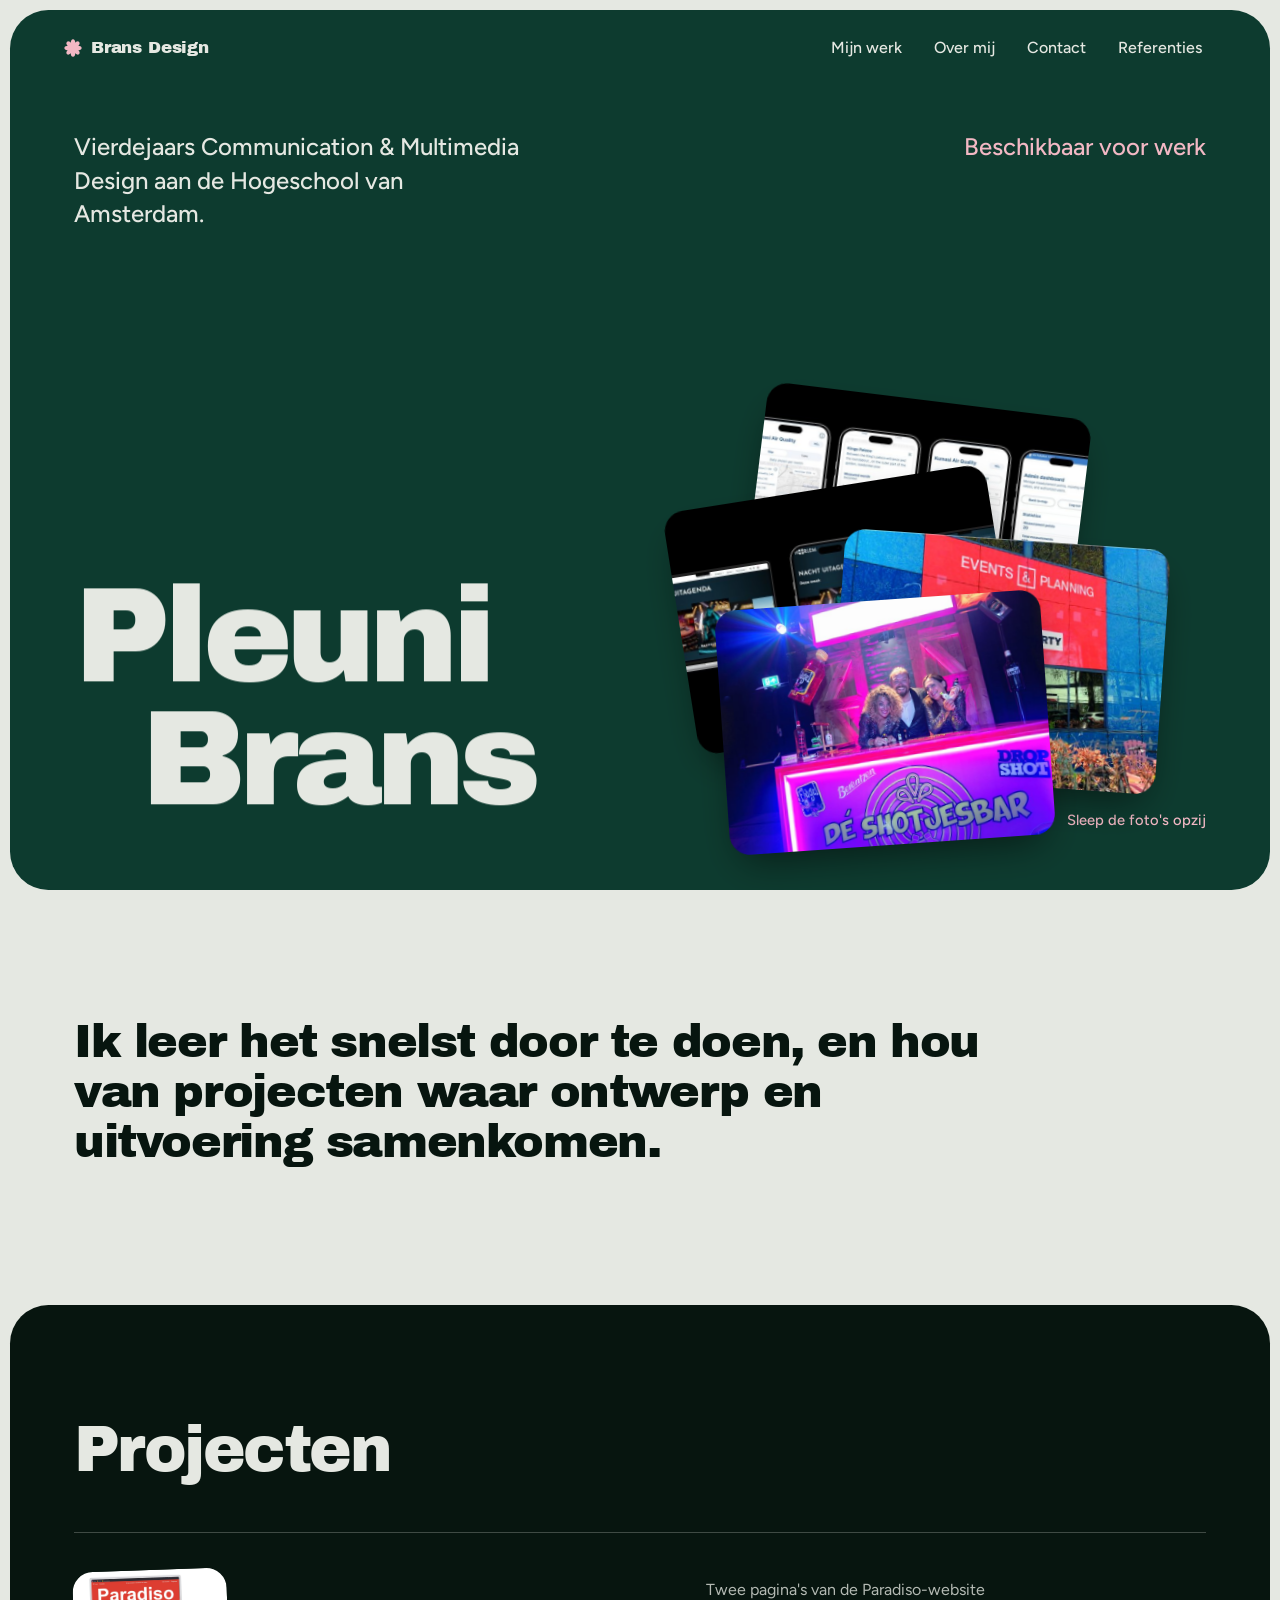
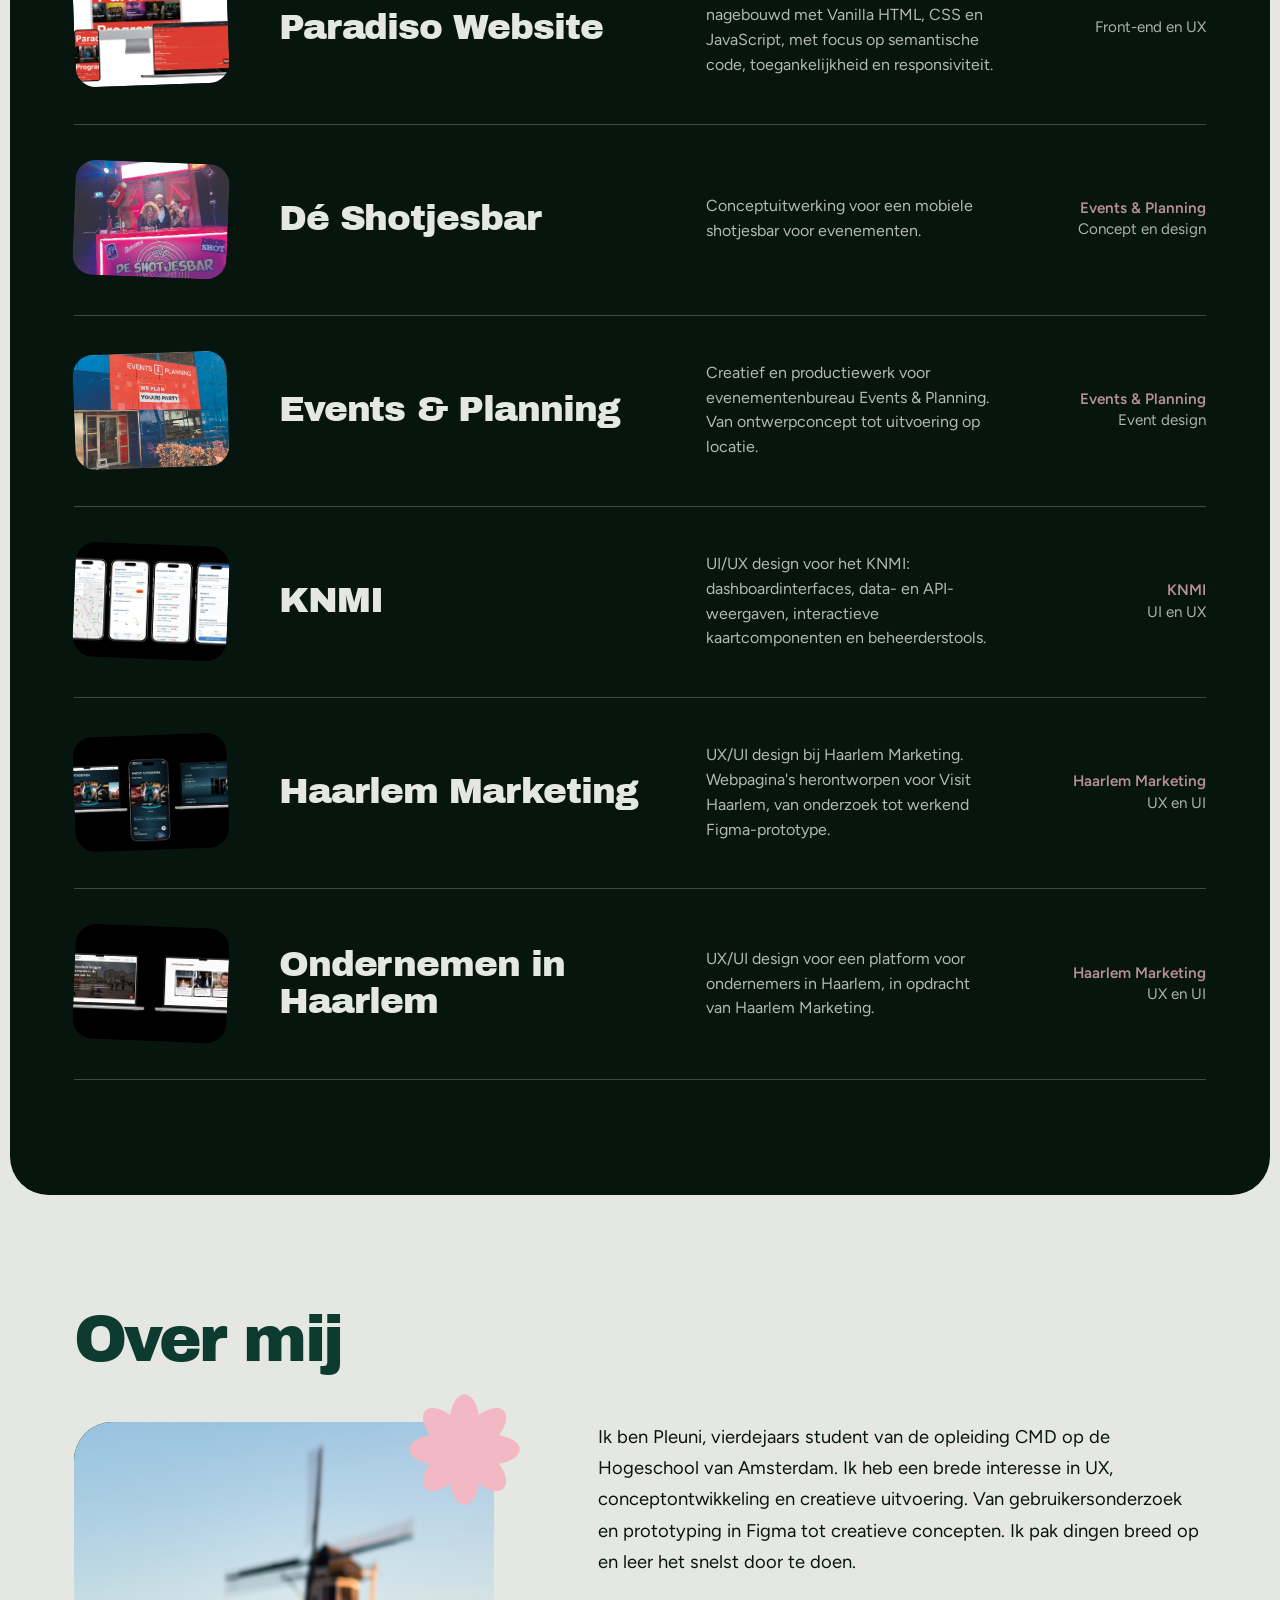
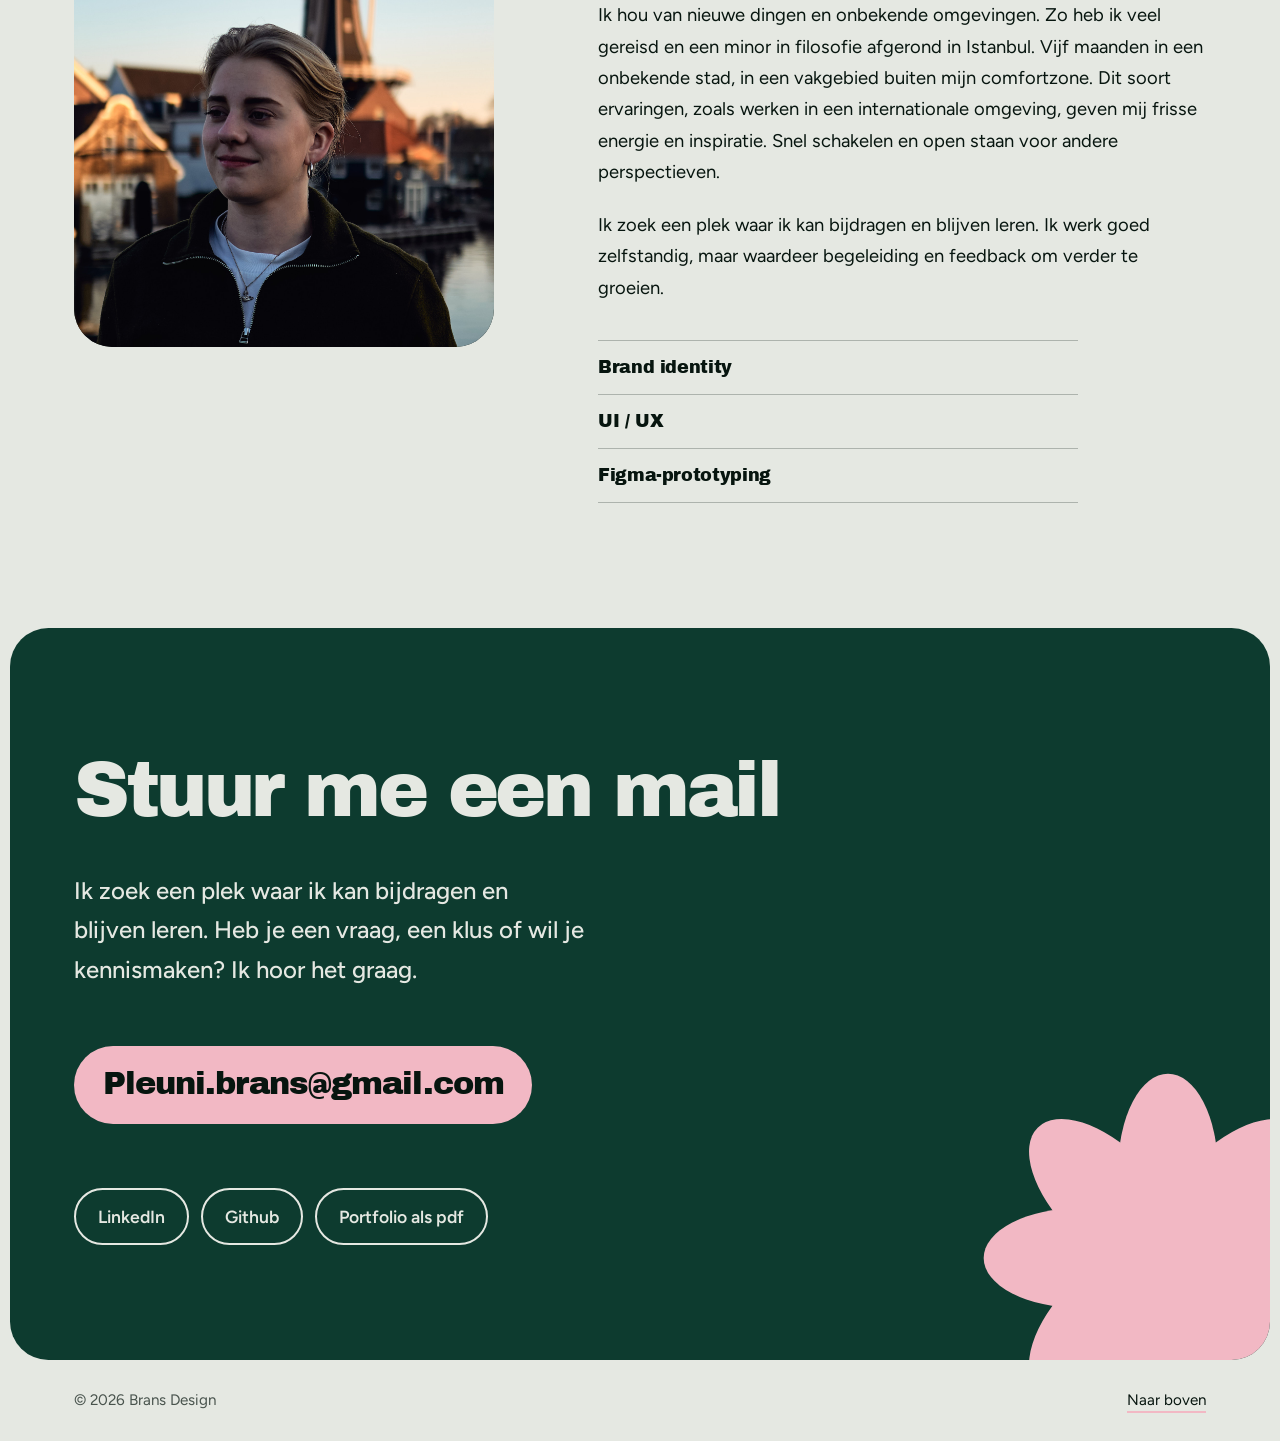
<file: index.html>
<!DOCTYPE html>
<html lang="nl">
<head>
<meta charset="utf-8">
<meta name="viewport" content="width=device-width, initial-scale=1.0">
<title>Pleuni Brans — Brans Design</title>
<meta name="description" content="Pleuni Brans, Communication & Multimedia Design. UX/UI, concept en creatieve uitvoering. Open voor werk en nieuwe uitdagingen.">
<link rel="preconnect" href="https://fonts.googleapis.com">
<link rel="preconnect" href="https://fonts.gstatic.com" crossorigin>
<link href="https://fonts.googleapis.com/css2?family=Archivo+Black&family=Figtree:ital,wght@0,400;0,500;0,600;1,400&display=swap" rel="stylesheet">
<link rel="stylesheet" href="style.css?v=20261124c">
</head>
<body>

<nav class="nav" aria-label="Hoofdmenu">
  <a class="logo" href="index.html">Brans Design</a>
  <div class="links">
    <a class="link" href="index.html#work">Mijn werk</a>
    <a class="link" href="index.html#about">Over mij</a>
    <a class="link" href="index.html#contact">Contact</a>
    <a class="link" href="referenties.html">Referenties</a>
  </div>
</nav>

<header class="hero">
  <div class="hero-top">
    <p>Vierdejaars Communication &amp; Multimedia Design aan de Hogeschool van Amsterdam.</p>
    <p class="status">Beschikbaar voor werk</p>
  </div>
  <div class="hero-main">
    <h1 aria-label="Pleuni Brans">
      <span class="line"><span>Pleuni</span></span>
      <span class="line"><span>Brans</span></span>
    </h1>
    <div class="stack" role="group" aria-label="Foto's uit mijn projecten">
      <img class="card" style="--rot:7deg;--x:14%;--y:2%" src="assets/stapel/knmi.jpg" alt="KNMI-schermen op een telefoon">
      <img class="card" style="--rot:-9deg;--x:0%;--y:22%" src="assets/stapel/haarlem.jpg" alt="Uitagenda-pagina voor Visit Haarlem">
      <img class="card" style="--rot:4deg;--x:30%;--y:34%" src="assets/stapel/events.jpg" alt="Gevel van Events &amp; Planning">
      <img class="card" style="--rot:-4deg;--x:8%;--y:48%" src="assets/stapel/shotjesbar.jpg" alt="Dé Shotjesbar op een evenement">
      <p class="hint" aria-hidden="true">Sleep de foto's opzij</p>
    </div>
  </div>
</header>

<main>
<section class="statement-sec">
  <p class="statement">Ik leer het snelst door te doen, en hou van projecten waar ontwerp en uitvoering samenkomen.</p>
</section>

<section id="work" class="work">
  <h2 class="sec-title">Projecten</h2>
  <div class="list">
    <a class="row" href="paradiso.html">
      <img class="thumb" src="assets/paradiso/1.jpg" alt="" loading="lazy">
      <h3>Paradiso Website</h3>
      <p>Twee pagina's van de Paradiso-website nagebouwd met Vanilla HTML, CSS en JavaScript, met focus op semantische code, toegankelijkheid en responsiviteit.</p>
      <span class="disc">Front-end en UX</span>
    </a>
    <a class="row" href="shotjesbar.html">
      <img class="thumb" src="assets/shotjesbar/stage.jpg" alt="" loading="lazy">
      <h3>Dé Shotjesbar</h3>
      <p>Conceptuitwerking voor een mobiele shotjesbar voor evenementen.</p>
      <span class="disc"><b>Events &amp; Planning</b>Concept en design</span>
    </a>
    <a class="row" href="events.html">
      <img class="thumb" src="assets/events/Asset2.jpg" alt="" loading="lazy">
      <h3>Events &amp; Planning</h3>
      <p>Creatief en productiewerk voor evenementenbureau Events &amp; Planning. Van ontwerpconcept tot uitvoering op locatie.</p>
      <span class="disc"><b>Events &amp; Planning</b>Event design</span>
    </a>
    <a class="row" href="knmi.html">
      <img class="thumb" src="assets/knmi/mockups.jpg" alt="" loading="lazy">
      <h3>KNMI</h3>
      <p>UI/UX design voor het KNMI: dashboardinterfaces, data- en API-weergaven, interactieve kaartcomponenten en beheerderstools.</p>
      <span class="disc"><b>KNMI</b>UI en UX</span>
    </a>
    <a class="row" href="haarlem.html">
      <img class="thumb" src="assets/haarlem/nacht-uitagenda.jpg" alt="" loading="lazy">
      <h3>Haarlem Marketing</h3>
      <p>UX/UI design bij Haarlem Marketing. Webpagina's herontworpen voor Visit Haarlem, van onderzoek tot werkend Figma-prototype.</p>
      <span class="disc"><b>Haarlem Marketing</b>UX en UI</span>
    </a>
    <a class="row" href="ondernemen.html">
      <img class="thumb" src="assets/ondernemen/banner.jpg" alt="" loading="lazy">
      <h3>Ondernemen in Haarlem</h3>
      <p>UX/UI design voor een platform voor ondernemers in Haarlem, in opdracht van Haarlem Marketing.</p>
      <span class="disc"><b>Haarlem Marketing</b>UX en UI</span>
    </a>
  </div>
</section>

<section id="about" class="about">
  <h2 class="sec-title">Over mij</h2>
  <div class="about-grid">
    <div class="about-photo"><span class="bloom" aria-hidden="true"></span><div class="img"><img src="assets/about/aboutme-foto2%201.jpg" alt="Pleuni Brans" loading="lazy"></div></div>
    <div class="about-text">
      <p>Ik ben Pleuni, vierdejaars student van de opleiding CMD op de Hogeschool van Amsterdam. Ik heb een brede interesse in UX, conceptontwikkeling en creatieve uitvoering. Van gebruikersonderzoek en prototyping in Figma tot creatieve concepten. Ik pak dingen breed op en leer het snelst door te doen.</p>
      <p>Ik hou van nieuwe dingen en onbekende omgevingen. Zo heb ik veel gereisd en een minor in filosofie afgerond in Istanbul. Vijf maanden in een onbekende stad, in een vakgebied buiten mijn comfortzone. Dit soort ervaringen, zoals werken in een internationale omgeving, geven mij frisse energie en inspiratie. Snel schakelen en open staan voor andere perspectieven.</p>
      <p>Ik zoek een plek waar ik kan bijdragen en blijven leren. Ik werk goed zelfstandig, maar waardeer begeleiding en feedback om verder te groeien.</p>
      <ul class="skills">
        <li>Brand identity</li>
        <li>UI / UX</li>
        <li>Figma-prototyping</li>
      </ul>
    </div>
  </div>
</section>

<section id="contact" class="contact">
  <span class="bloom" aria-hidden="true"></span>
  <h2>Stuur me een mail</h2>
  <p class="sub">Ik zoek een plek waar ik kan bijdragen en blijven leren. Heb je een vraag, een klus of wil je kennismaken? Ik hoor het graag.</p>
  <a class="mail" href="mailto:pleuni.brans@gmail.com">Pleuni.brans@gmail.com</a>
  <div class="more">
    <a class="pill" href="https://www.linkedin.com/in/pleuni-brans-8067a91b9/" target="_blank" rel="noopener">LinkedIn</a>
    <a class="pill" href="https://github.com/PleuniBrans" target="_blank" rel="noopener">Github</a>
    <a class="pill" href="Pleuni-Brans-Portfolio.pdf" download>Portfolio als pdf</a>
  </div>
</section>
</main>

<footer><span>© 2026 Brans Design</span><a class="tl" href="#" onclick="window.scrollTo({top:0});return false;">Naar boven</a></footer>
<script src="script.js?v=20261124c"></script>
</body>
</html>
</file>
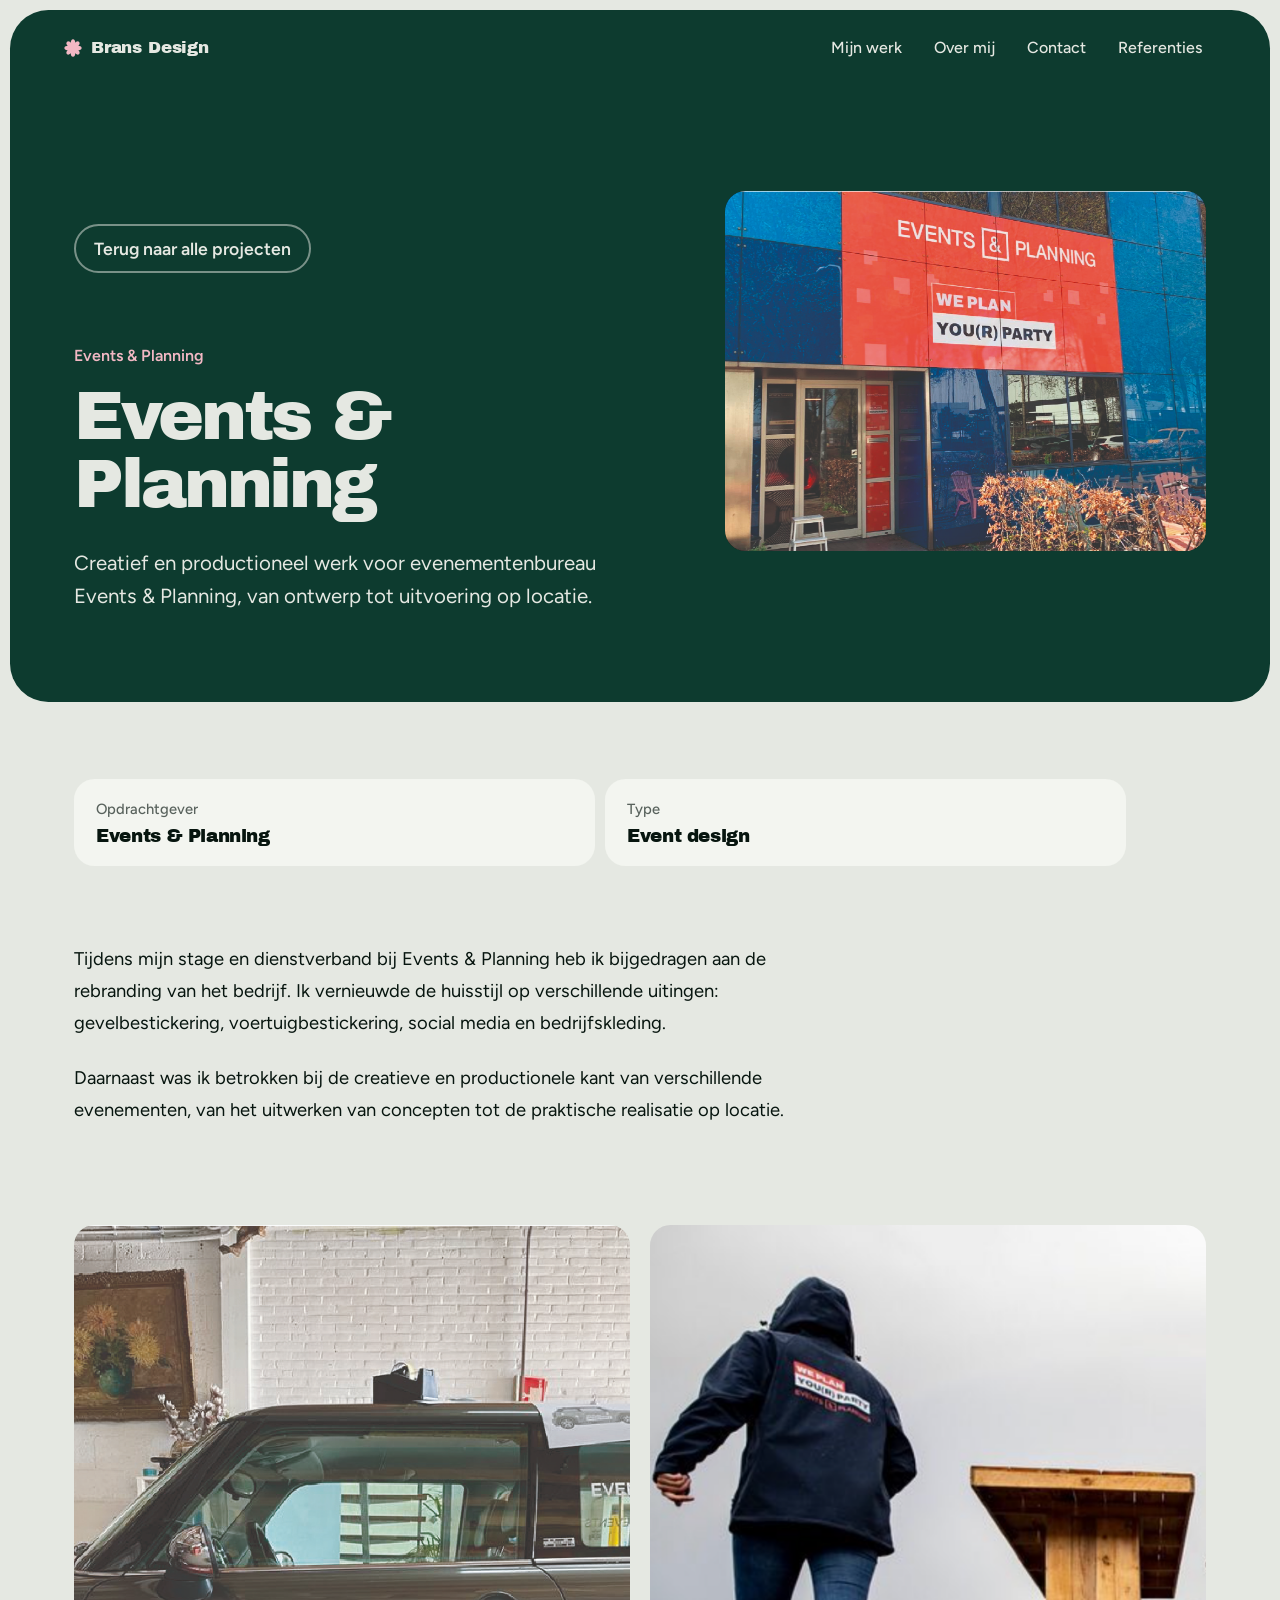
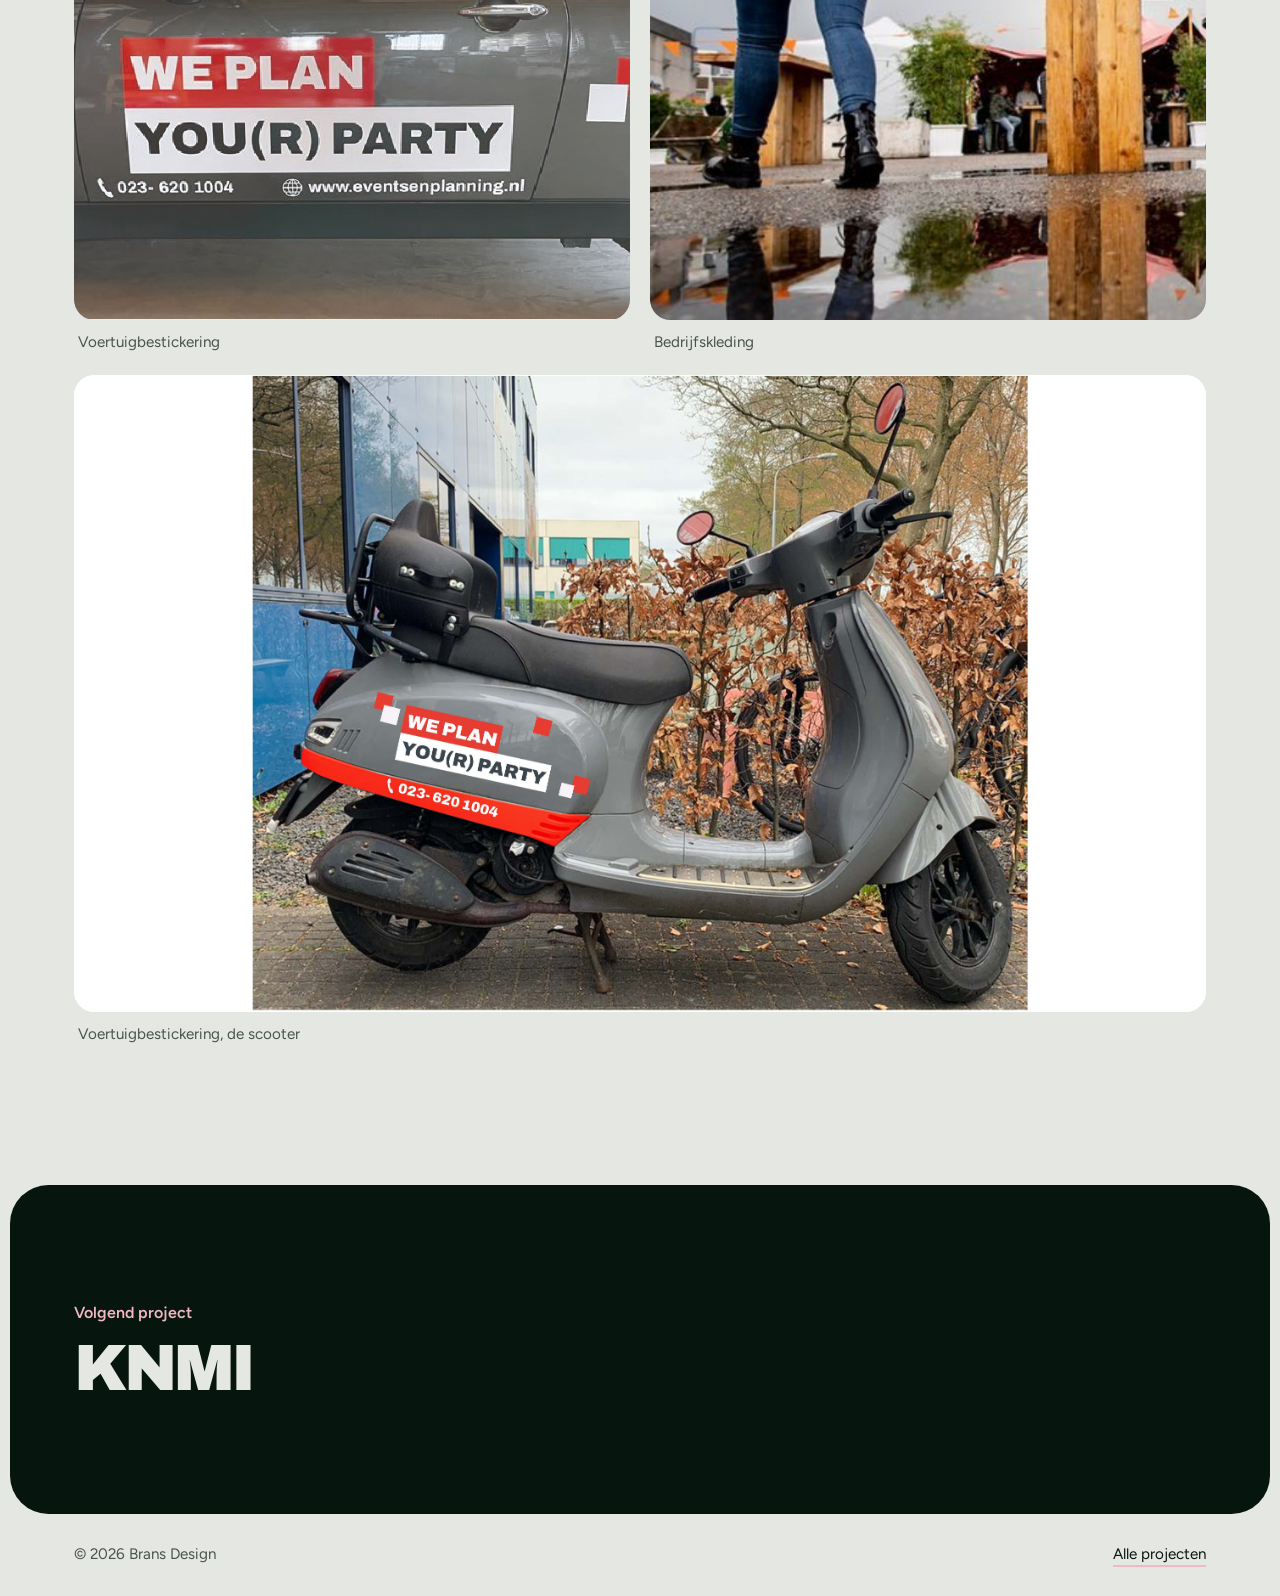
<file: events.html>
<!DOCTYPE html>
<html lang="nl">
<head>
<meta charset="utf-8">
<meta name="viewport" content="width=device-width, initial-scale=1.0">
<title>Events &amp; Planning — Pleuni Brans</title>
<meta name="description" content="Creatief en productioneel werk voor evenementenbureau Events &amp; Planning, van ontwerp tot uitvoering op locatie.">
<link rel="preconnect" href="https://fonts.googleapis.com">
<link rel="preconnect" href="https://fonts.gstatic.com" crossorigin>
<link href="https://fonts.googleapis.com/css2?family=Archivo+Black&family=Figtree:ital,wght@0,400;0,500;0,600;1,400&display=swap" rel="stylesheet">
<link rel="stylesheet" href="style.css?v=20261124c">
<link rel="stylesheet" href="project.css?v=20261124c">
</head>
<body class="proj">

<nav class="nav" aria-label="Hoofdmenu">
  <a class="logo" href="index.html">Brans Design</a>
  <div class="links">
    <a class="link" href="index.html#work">Mijn werk</a>
    <a class="link" href="index.html#about">Over mij</a>
    <a class="link" href="index.html#contact">Contact</a>
    <a class="link" href="referenties.html">Referenties</a>
  </div>
</nav>

<header class="p-hero">
  <div>
    <a class="back" href="index.html#work">Terug naar alle projecten</a>
    <span class="disc">Events &amp; Planning</span>
    <h1>Events &amp; Planning</h1>
    <p class="lead">Creatief en productioneel werk voor evenementenbureau Events &amp; Planning, van ontwerp tot uitvoering op locatie.</p>
  </div>
  <div class="p-hero-img "><img src="assets/events/Asset2.jpg" alt="Gevel van Events &amp; Planning met nieuwe bestickering"></div>
</header>

<main>
  <dl class="p-meta"><div><dt>Opdrachtgever</dt><dd>Events &amp; Planning</dd></div><div><dt>Type</dt><dd>Event design</dd></div></dl>

  <section class="p-text">
      <p>Tijdens mijn stage en dienstverband bij Events &amp; Planning heb ik bijgedragen aan de rebranding van het bedrijf. Ik vernieuwde de huisstijl op verschillende uitingen: gevelbestickering, voertuigbestickering, social media en bedrijfskleding.</p>
      <p>Daarnaast was ik betrokken bij de creatieve en productionele kant van verschillende evenementen, van het uitwerken van concepten tot de praktische realisatie op locatie.</p>
  </section>

  <section class="p-gallery" aria-label="Beeld van het project">
    <figure class="fig reveal portrait"><div class="frame"><img src="assets/events/Asset3.jpg" alt="Bestickerde bedrijfsauto" loading="lazy"></div><figcaption>Voertuigbestickering</figcaption></figure>
    <figure class="fig reveal portrait"><div class="frame"><img src="assets/events/screenshot.png" alt="Jas met bedrukking van Events &amp; Planning" loading="lazy"></div><figcaption>Bedrijfskleding</figcaption></figure>
    <figure class="fig reveal full wide light contain"><div class="frame"><img src="assets/events/scootie.jpg" alt="Bestickerde scooter" loading="lazy"></div><figcaption>Voertuigbestickering, de scooter</figcaption></figure>
  </section>

  <a class="next" href="knmi.html">
    <small>Volgend project</small>
    <strong>KNMI</strong>
  </a>
</main>

<footer><span>© 2026 Brans Design</span><a class="tl" href="index.html#work">Alle projecten</a></footer>
<script src="script.js?v=20261124c"></script>
</body>
</html>
</file>
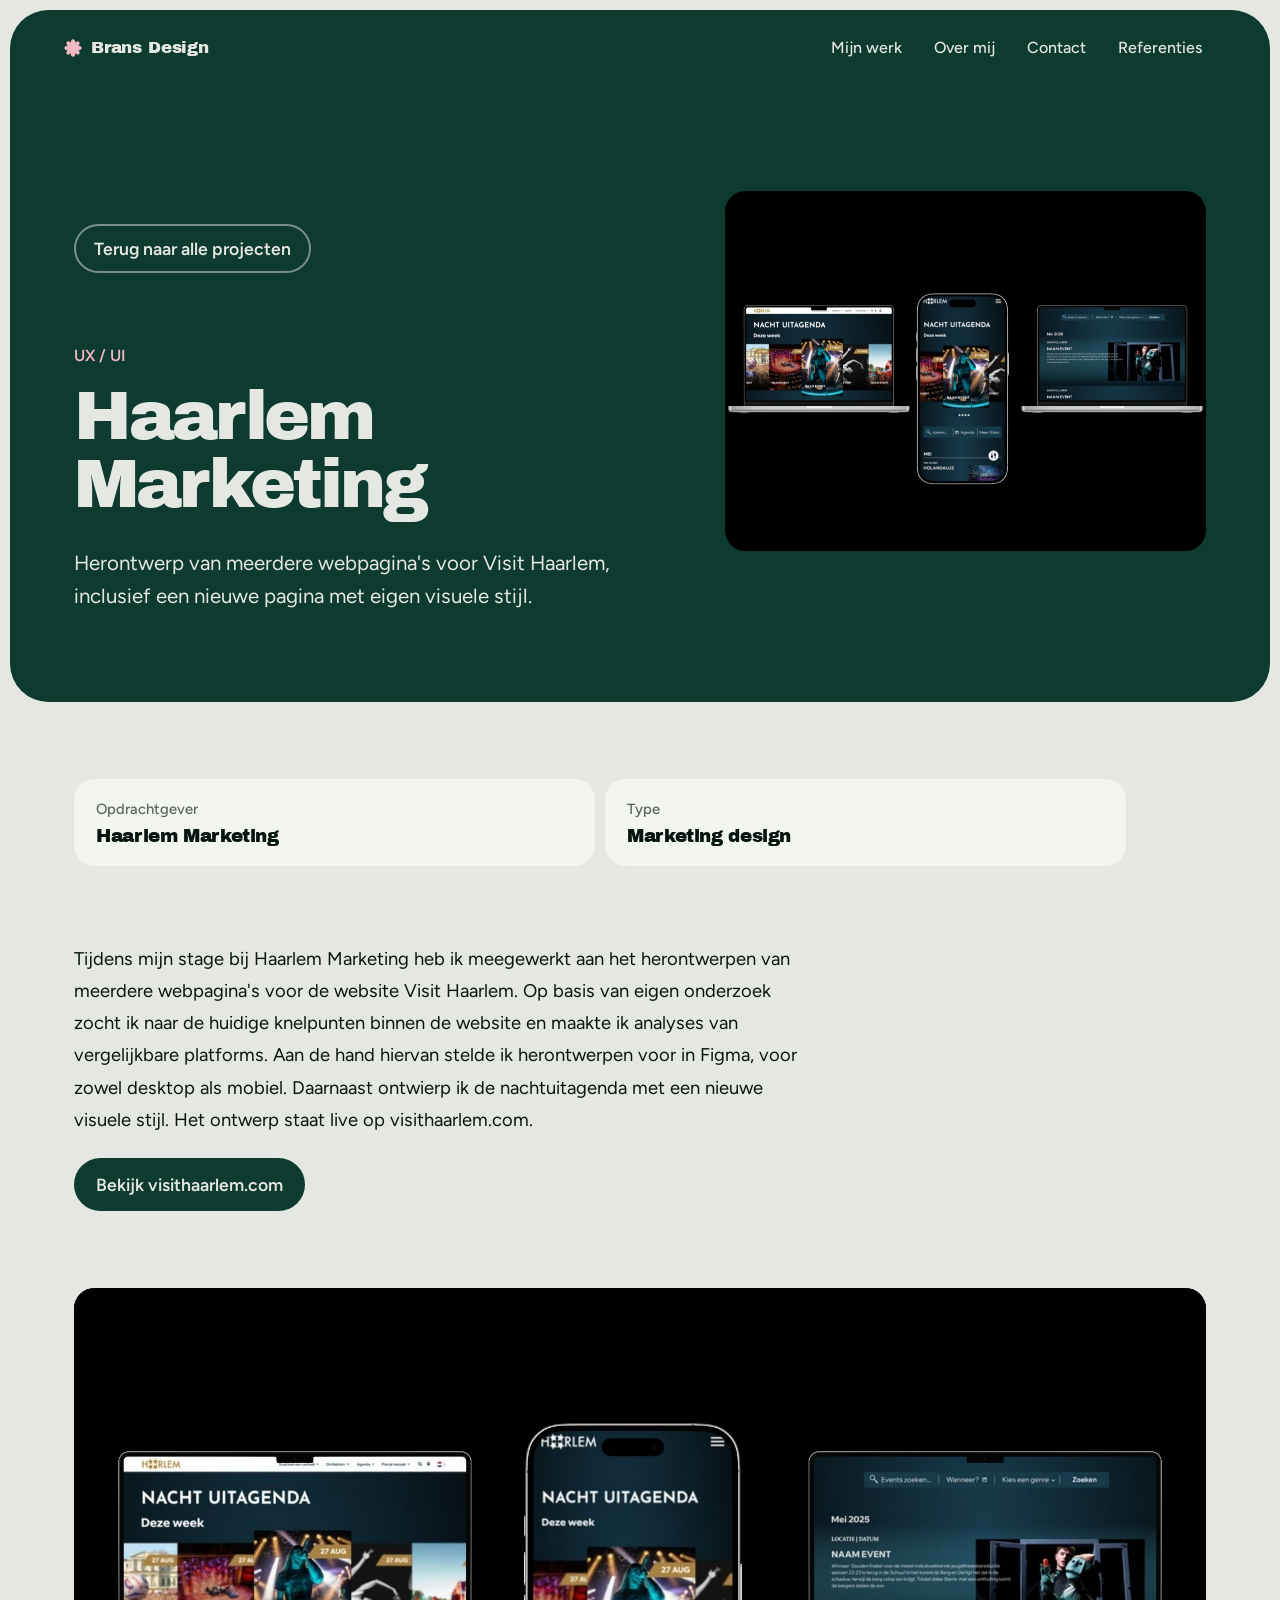
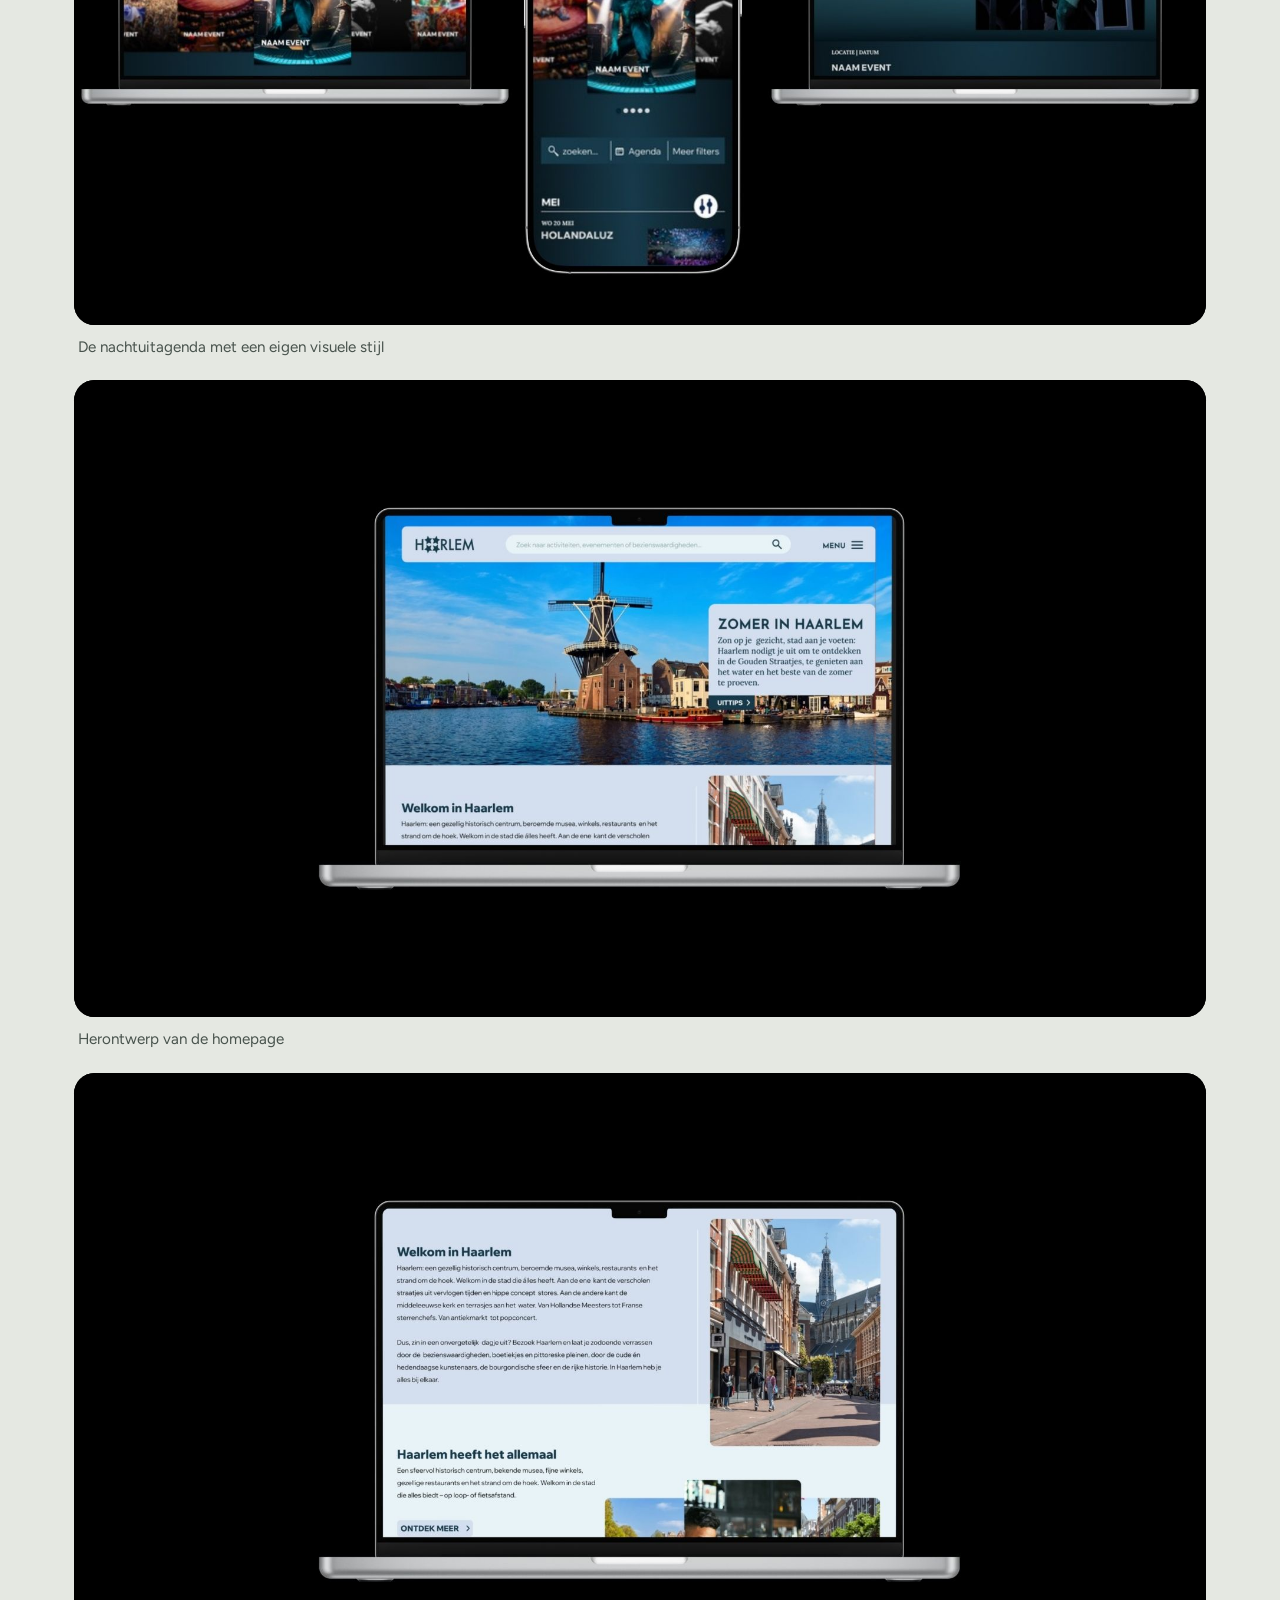
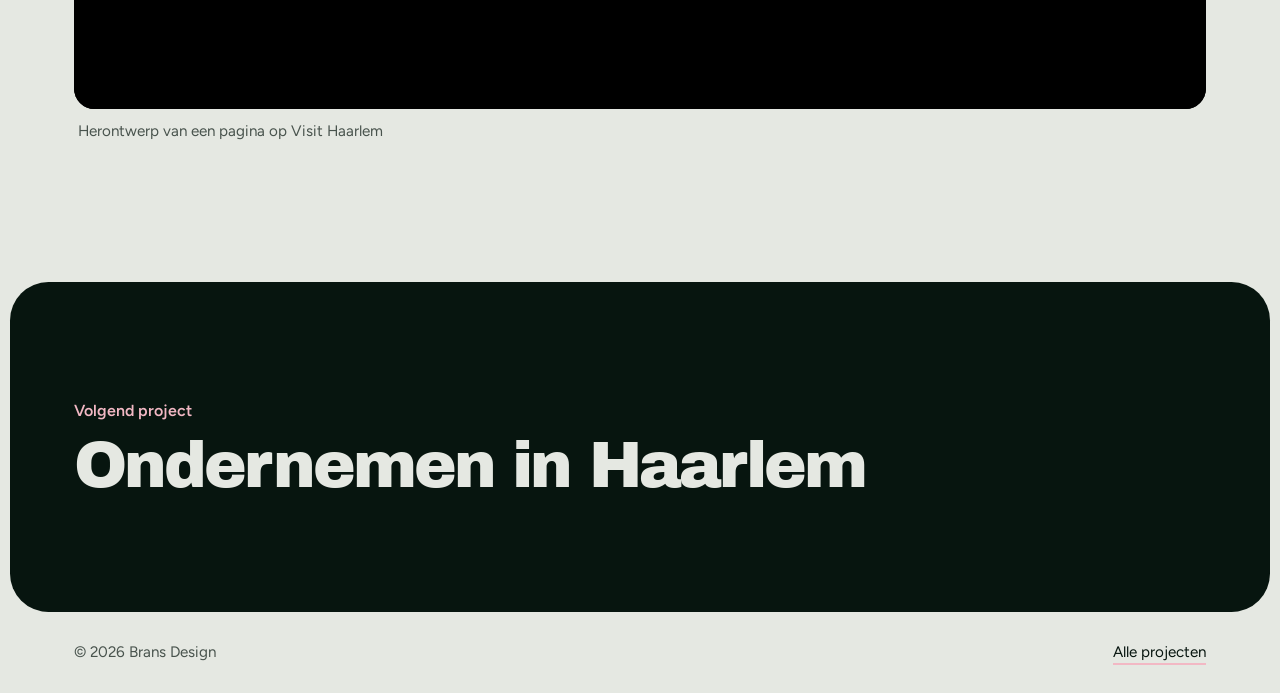
<file: haarlem.html>
<!DOCTYPE html>
<html lang="nl">
<head>
<meta charset="utf-8">
<meta name="viewport" content="width=device-width, initial-scale=1.0">
<title>Haarlem Marketing — Pleuni Brans</title>
<meta name="description" content="Herontwerp van meerdere webpagina&#x27;s voor Visit Haarlem, inclusief een nieuwe pagina met eigen visuele stijl.">
<link rel="preconnect" href="https://fonts.googleapis.com">
<link rel="preconnect" href="https://fonts.gstatic.com" crossorigin>
<link href="https://fonts.googleapis.com/css2?family=Archivo+Black&family=Figtree:ital,wght@0,400;0,500;0,600;1,400&display=swap" rel="stylesheet">
<link rel="stylesheet" href="style.css?v=20261124c">
<link rel="stylesheet" href="project.css?v=20261124c">
</head>
<body class="proj">

<nav class="nav" aria-label="Hoofdmenu">
  <a class="logo" href="index.html">Brans Design</a>
  <div class="links">
    <a class="link" href="index.html#work">Mijn werk</a>
    <a class="link" href="index.html#about">Over mij</a>
    <a class="link" href="index.html#contact">Contact</a>
    <a class="link" href="referenties.html">Referenties</a>
  </div>
</nav>

<header class="p-hero">
  <div>
    <a class="back" href="index.html#work">Terug naar alle projecten</a>
    <span class="disc">UX / UI</span>
    <h1>Haarlem Marketing</h1>
    <p class="lead">Herontwerp van meerdere webpagina&#x27;s voor Visit Haarlem, inclusief een nieuwe pagina met eigen visuele stijl.</p>
  </div>
  <div class="p-hero-img fit"><img src="assets/haarlem/nacht-uitagenda.jpg" alt="Nachtuitagenda van Visit Haarlem op laptop en telefoon"></div>
</header>

<main>
  <dl class="p-meta"><div><dt>Opdrachtgever</dt><dd>Haarlem Marketing</dd></div><div><dt>Type</dt><dd>Marketing design</dd></div></dl>

  <section class="p-text">
      <p>Tijdens mijn stage bij Haarlem Marketing heb ik meegewerkt aan het herontwerpen van meerdere webpagina&#x27;s voor de website Visit Haarlem. Op basis van eigen onderzoek zocht ik naar de huidige knelpunten binnen de website en maakte ik analyses van vergelijkbare platforms. Aan de hand hiervan stelde ik herontwerpen voor in Figma, voor zowel desktop als mobiel. Daarnaast ontwierp ik de nachtuitagenda met een nieuwe visuele stijl. Het ontwerp staat live op visithaarlem.com.</p>
      <div class="p-links"><a href="https://visithaarlem.com" target="_blank" rel="noopener noreferrer">Bekijk visithaarlem.com</a></div>
  </section>

  <section class="p-gallery" aria-label="Beeld van het project">
    <figure class="fig reveal full wide"><div class="frame"><img src="assets/haarlem/nacht-uitagenda.jpg" alt="Nachtuitagenda van Visit Haarlem" loading="lazy"></div><figcaption>De nachtuitagenda met een eigen visuele stijl</figcaption></figure>
    <figure class="fig reveal full wide"><div class="frame"><img src="assets/haarlem/homepage1.jpg" alt="Herontwerp van de homepage van Visit Haarlem" loading="lazy"></div><figcaption>Herontwerp van de homepage</figcaption></figure>
    <figure class="fig reveal full wide"><div class="frame"><img src="assets/haarlem/homepage%202.jpg" alt="Herontwerp van een pagina van Visit Haarlem" loading="lazy"></div><figcaption>Herontwerp van een pagina op Visit Haarlem</figcaption></figure>
  </section>

  <a class="next" href="ondernemen.html">
    <small>Volgend project</small>
    <strong>Ondernemen in Haarlem</strong>
  </a>
</main>

<footer><span>© 2026 Brans Design</span><a class="tl" href="index.html#work">Alle projecten</a></footer>
<script src="script.js?v=20261124c"></script>
</body>
</html>
</file>
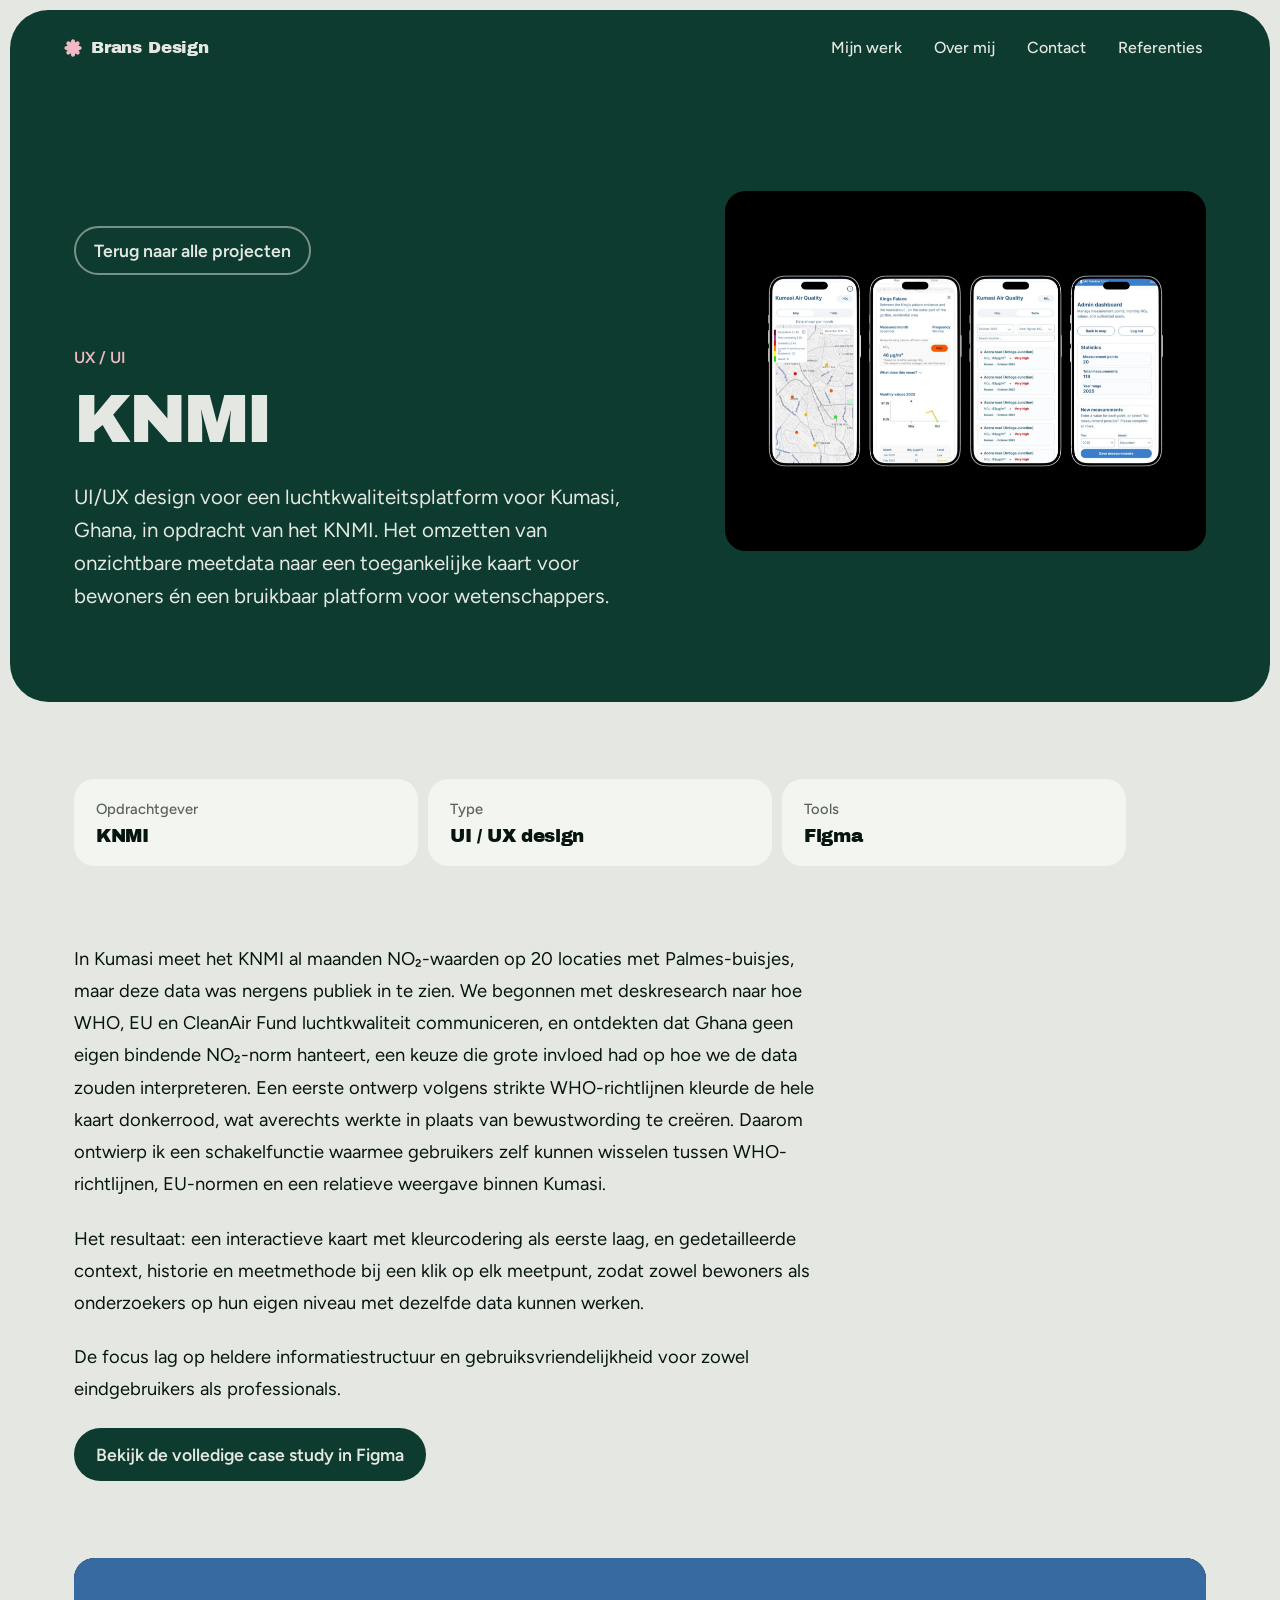
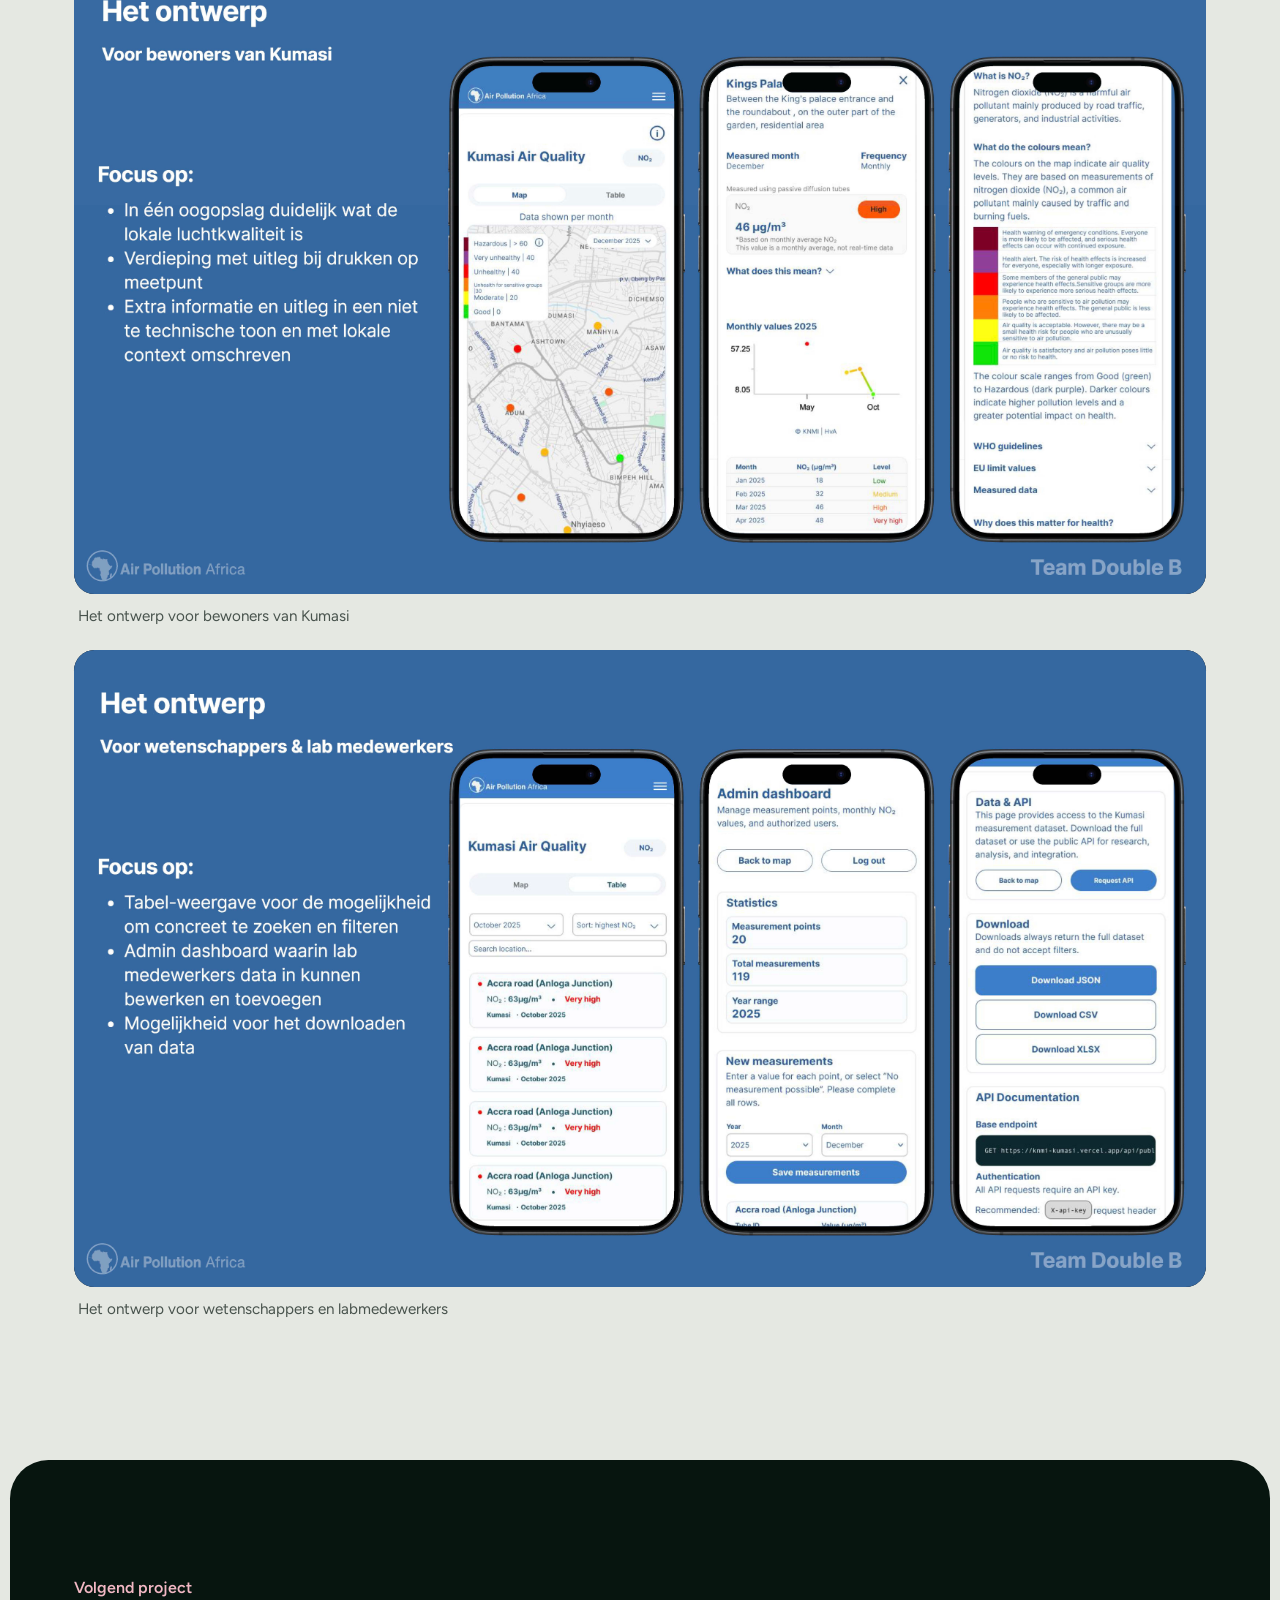
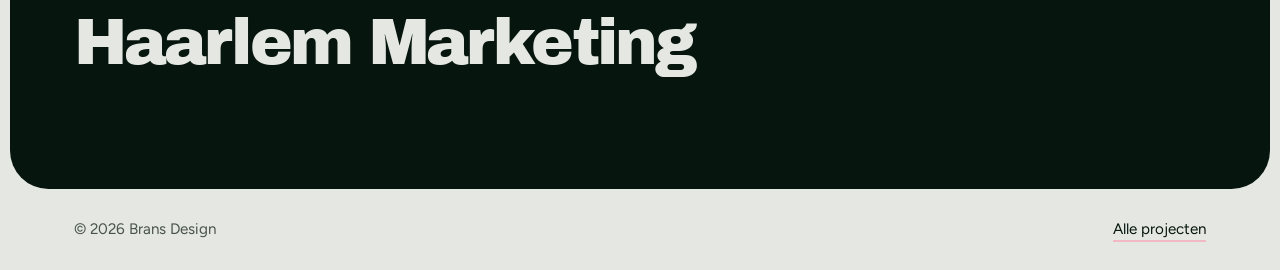
<file: knmi.html>
<!DOCTYPE html>
<html lang="nl">
<head>
<meta charset="utf-8">
<meta name="viewport" content="width=device-width, initial-scale=1.0">
<title>KNMI — Pleuni Brans</title>
<meta name="description" content="UI/UX design voor een luchtkwaliteitsplatform voor Kumasi, Ghana, in opdracht van het KNMI. Het omzetten van onzichtbare meetdata naar een toegankelijke kaart voor bewoners én een bruikbaar platform voor wetenschappers.">
<link rel="preconnect" href="https://fonts.googleapis.com">
<link rel="preconnect" href="https://fonts.gstatic.com" crossorigin>
<link href="https://fonts.googleapis.com/css2?family=Archivo+Black&family=Figtree:ital,wght@0,400;0,500;0,600;1,400&display=swap" rel="stylesheet">
<link rel="stylesheet" href="style.css?v=20261124c">
<link rel="stylesheet" href="project.css?v=20261124c">
</head>
<body class="proj">

<nav class="nav" aria-label="Hoofdmenu">
  <a class="logo" href="index.html">Brans Design</a>
  <div class="links">
    <a class="link" href="index.html#work">Mijn werk</a>
    <a class="link" href="index.html#about">Over mij</a>
    <a class="link" href="index.html#contact">Contact</a>
    <a class="link" href="referenties.html">Referenties</a>
  </div>
</nav>

<header class="p-hero">
  <div>
    <a class="back" href="index.html#work">Terug naar alle projecten</a>
    <span class="disc">UX / UI</span>
    <h1>KNMI</h1>
    <p class="lead">UI/UX design voor een luchtkwaliteitsplatform voor Kumasi, Ghana, in opdracht van het KNMI. Het omzetten van onzichtbare meetdata naar een toegankelijke kaart voor bewoners én een bruikbaar platform voor wetenschappers.</p>
  </div>
  <div class="p-hero-img fit"><img src="assets/knmi/mockups.jpg" alt="Mobiele schermen van het KNMI-ontwerp"></div>
</header>

<main>
  <dl class="p-meta"><div><dt>Opdrachtgever</dt><dd>KNMI</dd></div><div><dt>Type</dt><dd>UI / UX design</dd></div><div><dt>Tools</dt><dd>Figma</dd></div></dl>

  <section class="p-text">
      <p>In Kumasi meet het KNMI al maanden NO₂-waarden op 20 locaties met Palmes-buisjes, maar deze data was nergens publiek in te zien. We begonnen met deskresearch naar hoe WHO, EU en CleanAir Fund luchtkwaliteit communiceren, en ontdekten dat Ghana geen eigen bindende NO₂-norm hanteert, een keuze die grote invloed had op hoe we de data zouden interpreteren. Een eerste ontwerp volgens strikte WHO-richtlijnen kleurde de hele kaart donkerrood, wat averechts werkte in plaats van bewustwording te creëren. Daarom ontwierp ik een schakelfunctie waarmee gebruikers zelf kunnen wisselen tussen WHO-richtlijnen, EU-normen en een relatieve weergave binnen Kumasi.</p>
      <p>Het resultaat: een interactieve kaart met kleurcodering als eerste laag, en gedetailleerde context, historie en meetmethode bij een klik op elk meetpunt, zodat zowel bewoners als onderzoekers op hun eigen niveau met dezelfde data kunnen werken.</p>
      <p>De focus lag op heldere informatiestructuur en gebruiksvriendelijkheid voor zowel eindgebruikers als professionals.</p>
      <div class="p-links"><a href="https://www.figma.com/design/FKTWLbHTvOYdbCHLa7Pmhn/Proces---Double-B---Jamie-Buffing---Pleuni-Brans?node-id=221-521&amp;t=I1ngCMxZyJbRGzdm-1" target="_blank" rel="noopener noreferrer">Bekijk de volledige case study in Figma</a></div>
  </section>

  <section class="p-gallery" aria-label="Beeld van het project">
    <figure class="fig reveal full wide"><div class="frame"><img src="assets/knmi/p1.jpg" alt="Ontwerp voor bewoners van Kumasi" loading="lazy"></div><figcaption>Het ontwerp voor bewoners van Kumasi</figcaption></figure>
    <figure class="fig reveal full wide"><div class="frame"><img src="assets/knmi/p2.jpg" alt="Ontwerp voor wetenschappers en labmedewerkers" loading="lazy"></div><figcaption>Het ontwerp voor wetenschappers en labmedewerkers</figcaption></figure>
  </section>

  <a class="next" href="haarlem.html">
    <small>Volgend project</small>
    <strong>Haarlem Marketing</strong>
  </a>
</main>

<footer><span>© 2026 Brans Design</span><a class="tl" href="index.html#work">Alle projecten</a></footer>
<script src="script.js?v=20261124c"></script>
</body>
</html>
</file>
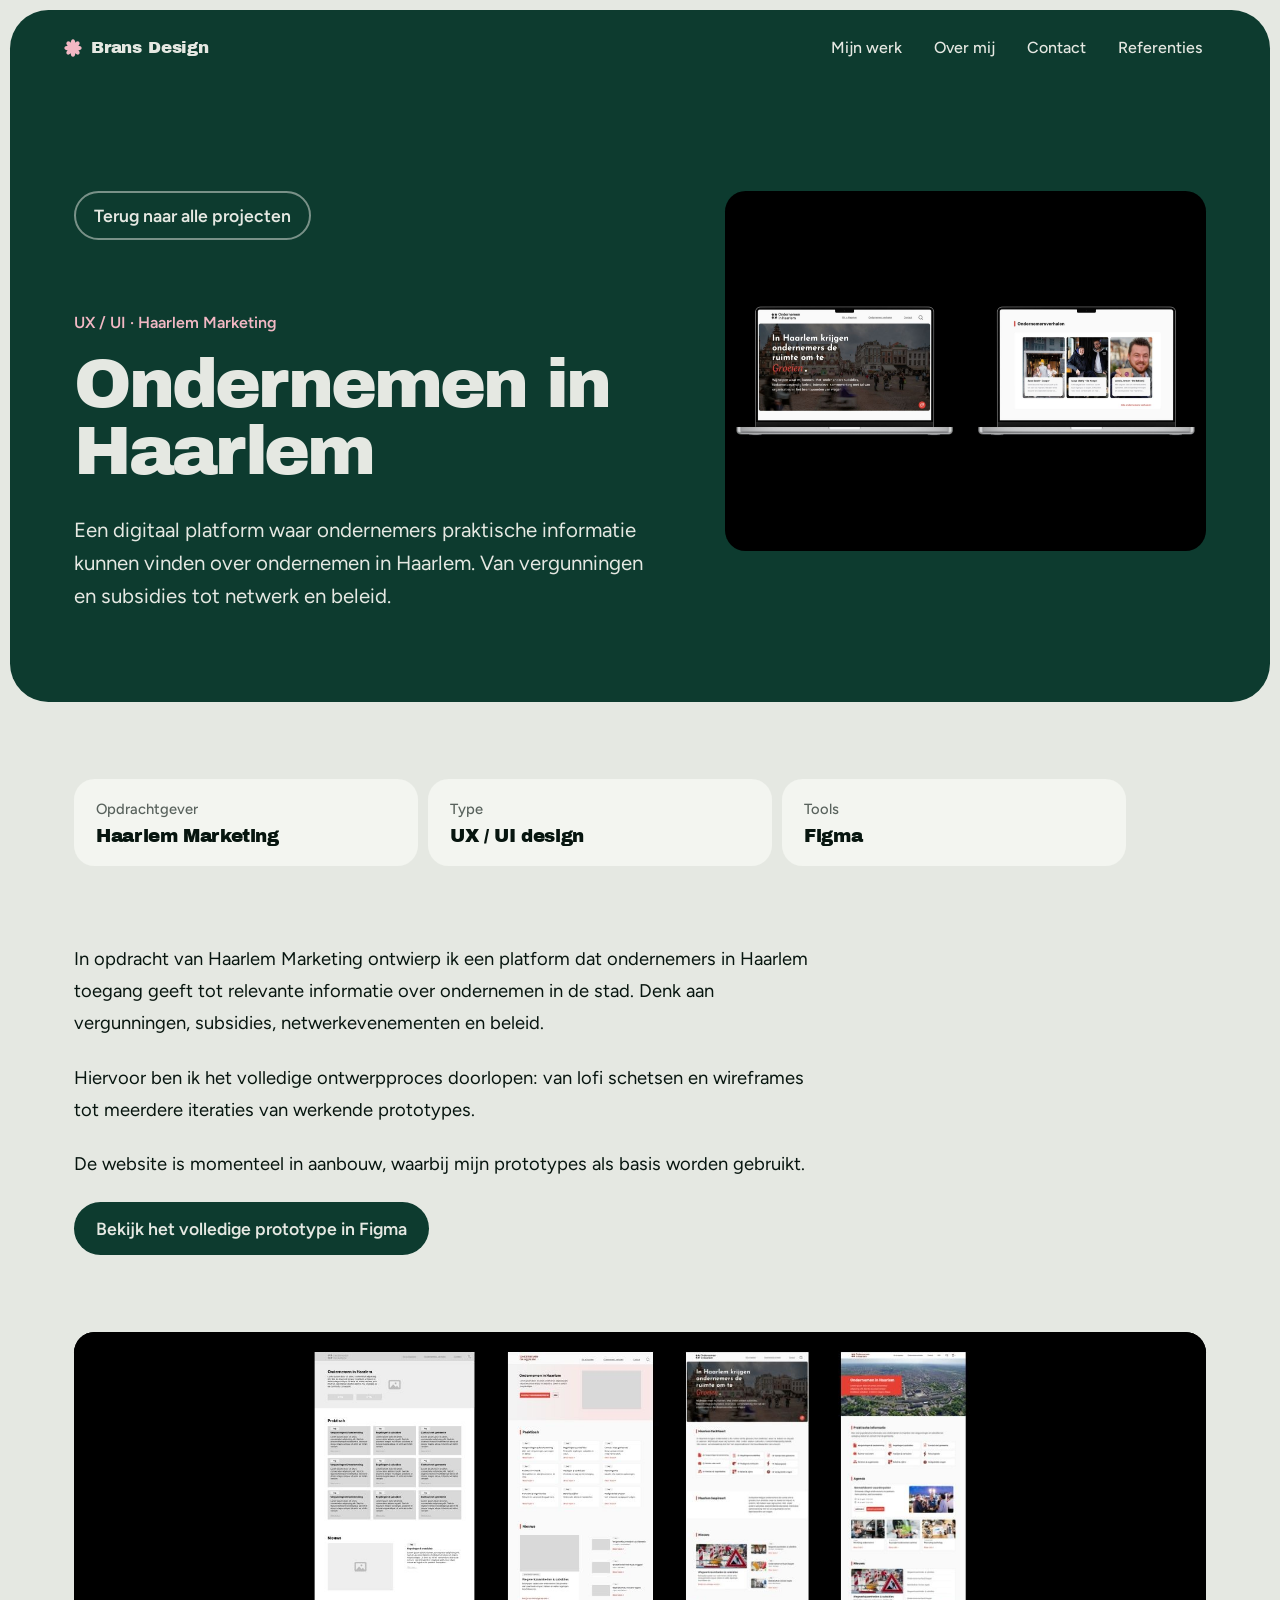
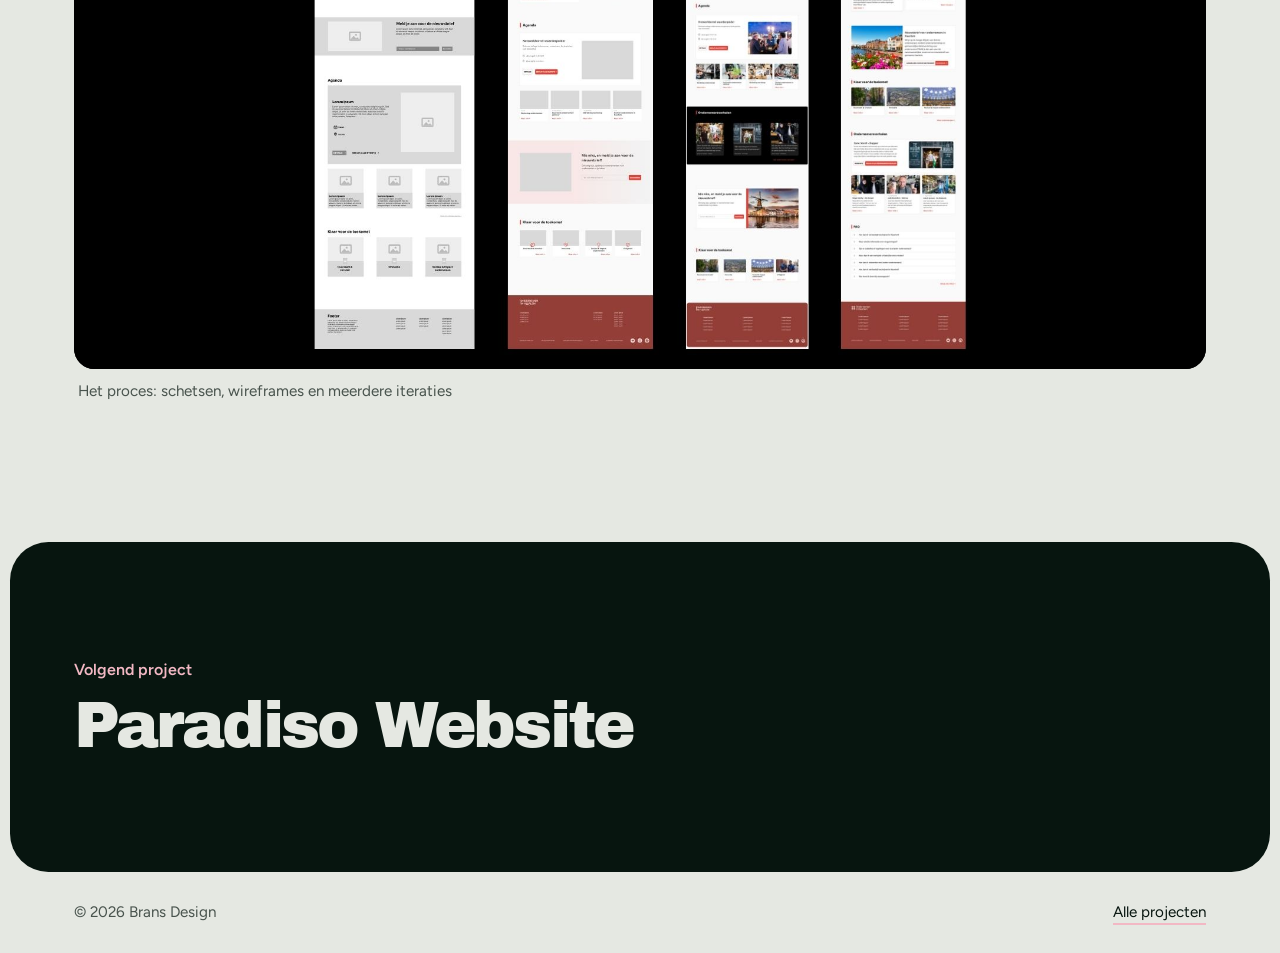
<file: ondernemen.html>
<!DOCTYPE html>
<html lang="nl">
<head>
<meta charset="utf-8">
<meta name="viewport" content="width=device-width, initial-scale=1.0">
<title>Ondernemen in Haarlem — Pleuni Brans</title>
<meta name="description" content="Een digitaal platform waar ondernemers praktische informatie kunnen vinden over ondernemen in Haarlem. Van vergunningen en subsidies tot netwerk en beleid.">
<link rel="preconnect" href="https://fonts.googleapis.com">
<link rel="preconnect" href="https://fonts.gstatic.com" crossorigin>
<link href="https://fonts.googleapis.com/css2?family=Archivo+Black&family=Figtree:ital,wght@0,400;0,500;0,600;1,400&display=swap" rel="stylesheet">
<link rel="stylesheet" href="style.css?v=20261124c">
<link rel="stylesheet" href="project.css?v=20261124c">
</head>
<body class="proj">

<nav class="nav" aria-label="Hoofdmenu">
  <a class="logo" href="index.html">Brans Design</a>
  <div class="links">
    <a class="link" href="index.html#work">Mijn werk</a>
    <a class="link" href="index.html#about">Over mij</a>
    <a class="link" href="index.html#contact">Contact</a>
    <a class="link" href="referenties.html">Referenties</a>
  </div>
</nav>

<header class="p-hero">
  <div>
    <a class="back" href="index.html#work">Terug naar alle projecten</a>
    <span class="disc">UX / UI · Haarlem Marketing</span>
    <h1>Ondernemen in Haarlem</h1>
    <p class="lead">Een digitaal platform waar ondernemers praktische informatie kunnen vinden over ondernemen in Haarlem. Van vergunningen en subsidies tot netwerk en beleid.</p>
  </div>
  <div class="p-hero-img fit"><img src="assets/ondernemen/banner.jpg" alt="Het platform Ondernemen in Haarlem op laptops"></div>
</header>

<main>
  <dl class="p-meta"><div><dt>Opdrachtgever</dt><dd>Haarlem Marketing</dd></div><div><dt>Type</dt><dd>UX / UI design</dd></div><div><dt>Tools</dt><dd>Figma</dd></div></dl>

  <section class="p-text">
      <p>In opdracht van Haarlem Marketing ontwierp ik een platform dat ondernemers in Haarlem toegang geeft tot relevante informatie over ondernemen in de stad. Denk aan vergunningen, subsidies, netwerkevenementen en beleid.</p>
      <p>Hiervoor ben ik het volledige ontwerpproces doorlopen: van lofi schetsen en wireframes tot meerdere iteraties van werkende prototypes.</p>
      <p>De website is momenteel in aanbouw, waarbij mijn prototypes als basis worden gebruikt.</p>
      <div class="p-links"><a href="https://www.figma.com/design/pS148R7iGkxrikFgKtgRWi/Ondernemen-in-Haarlem?node-id=387-4570&amp;t=x5qXNSO0HpZRVeyY-1" target="_blank" rel="noopener noreferrer">Bekijk het volledige prototype in Figma</a></div>
  </section>

  <section class="p-gallery" aria-label="Beeld van het project">
    <figure class="fig reveal full wide"><div class="frame"><img src="assets/ondernemen/proces.jpg" alt="Het ontwerpproces van schets tot ontwerp" loading="lazy"></div><figcaption>Het proces: schetsen, wireframes en meerdere iteraties</figcaption></figure>
  </section>

  <a class="next" href="paradiso.html">
    <small>Volgend project</small>
    <strong>Paradiso Website</strong>
  </a>
</main>

<footer><span>© 2026 Brans Design</span><a class="tl" href="index.html#work">Alle projecten</a></footer>
<script src="script.js?v=20261124c"></script>
</body>
</html>
</file>
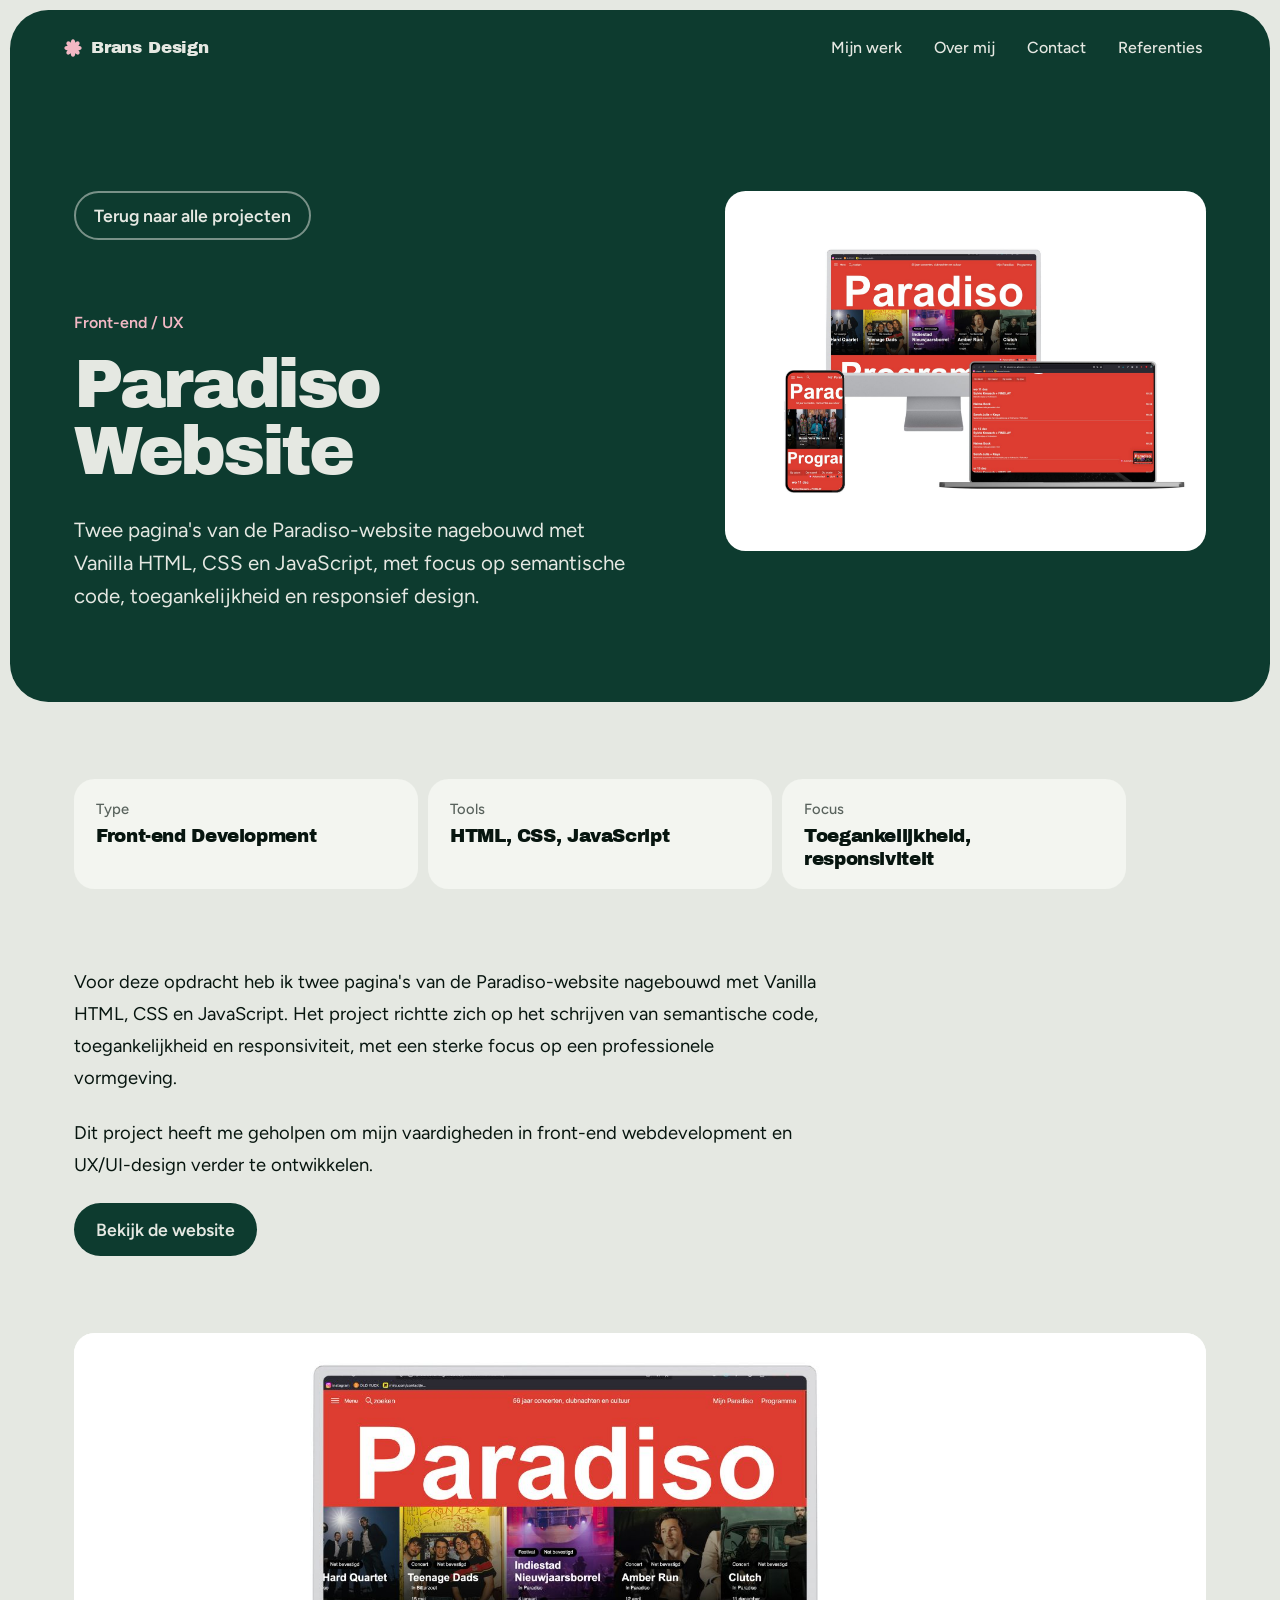
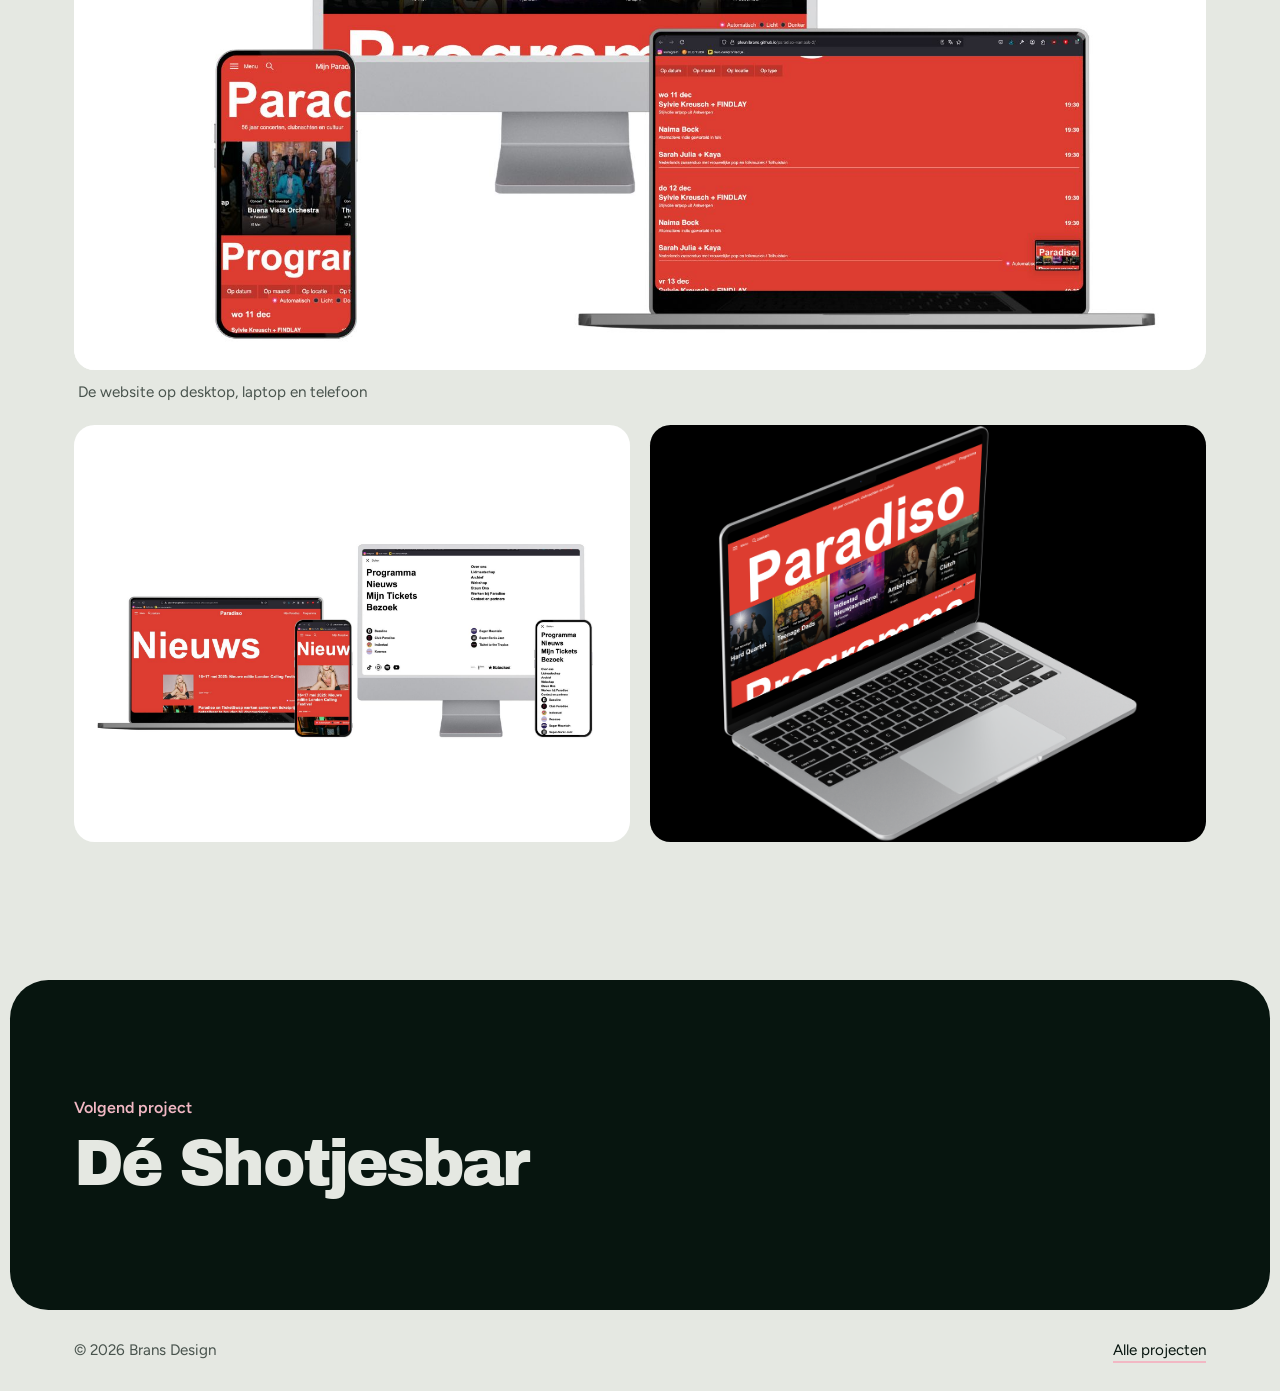
<file: paradiso.html>
<!DOCTYPE html>
<html lang="nl">
<head>
<meta charset="utf-8">
<meta name="viewport" content="width=device-width, initial-scale=1.0">
<title>Paradiso Website — Pleuni Brans</title>
<meta name="description" content="Twee pagina&#x27;s van de Paradiso-website nagebouwd met Vanilla HTML, CSS en JavaScript, met focus op semantische code, toegankelijkheid en responsief design.">
<link rel="preconnect" href="https://fonts.googleapis.com">
<link rel="preconnect" href="https://fonts.gstatic.com" crossorigin>
<link href="https://fonts.googleapis.com/css2?family=Archivo+Black&family=Figtree:ital,wght@0,400;0,500;0,600;1,400&display=swap" rel="stylesheet">
<link rel="stylesheet" href="style.css?v=20261124c">
<link rel="stylesheet" href="project.css?v=20261124c">
</head>
<body class="proj">

<nav class="nav" aria-label="Hoofdmenu">
  <a class="logo" href="index.html">Brans Design</a>
  <div class="links">
    <a class="link" href="index.html#work">Mijn werk</a>
    <a class="link" href="index.html#about">Over mij</a>
    <a class="link" href="index.html#contact">Contact</a>
    <a class="link" href="referenties.html">Referenties</a>
  </div>
</nav>

<header class="p-hero">
  <div>
    <a class="back" href="index.html#work">Terug naar alle projecten</a>
    <span class="disc">Front-end / UX</span>
    <h1>Paradiso Website</h1>
    <p class="lead">Twee pagina&#x27;s van de Paradiso-website nagebouwd met Vanilla HTML, CSS en JavaScript, met focus op semantische code, toegankelijkheid en responsief design.</p>
  </div>
  <div class="p-hero-img fit light"><img src="assets/paradiso/1.jpg" alt="De Paradiso-website op desktop, laptop en telefoon"></div>
</header>

<main>
  <dl class="p-meta"><div><dt>Type</dt><dd>Front-end Development</dd></div><div><dt>Tools</dt><dd>HTML, CSS, JavaScript</dd></div><div><dt>Focus</dt><dd>Toegankelijkheid, responsiviteit</dd></div></dl>

  <section class="p-text">
      <p>Voor deze opdracht heb ik twee pagina&#x27;s van de Paradiso-website nagebouwd met Vanilla HTML, CSS en JavaScript. Het project richtte zich op het schrijven van semantische code, toegankelijkheid en responsiviteit, met een sterke focus op een professionele vormgeving.</p>
      <p>Dit project heeft me geholpen om mijn vaardigheden in front-end webdevelopment en UX/UI-design verder te ontwikkelen.</p>
      <div class="p-links"><a href="https://pleunibrans.github.io/paradiso-namaak-2/" target="_blank" rel="noopener noreferrer">Bekijk de website</a></div>
  </section>

  <section class="p-gallery" aria-label="Beeld van het project">
    <figure class="fig reveal full wide light"><div class="frame"><img src="assets/paradiso/1.jpg" alt="Paradiso website op meerdere schermen" loading="lazy"></div><figcaption>De website op desktop, laptop en telefoon</figcaption></figure>
    <figure class="fig reveal cover contain light"><div class="frame"><img src="assets/paradiso/2.jpg" alt="Paradiso website, detail" loading="lazy"></div></figure>
    <figure class="fig reveal cover contain"><div class="frame"><img src="assets/paradiso/f7a3480e6d4.png" alt="Paradiso website op mobiel" loading="lazy"></div></figure>
  </section>

  <a class="next" href="shotjesbar.html">
    <small>Volgend project</small>
    <strong>Dé Shotjesbar</strong>
  </a>
</main>

<footer><span>© 2026 Brans Design</span><a class="tl" href="index.html#work">Alle projecten</a></footer>
<script src="script.js?v=20261124c"></script>
</body>
</html>
</file>
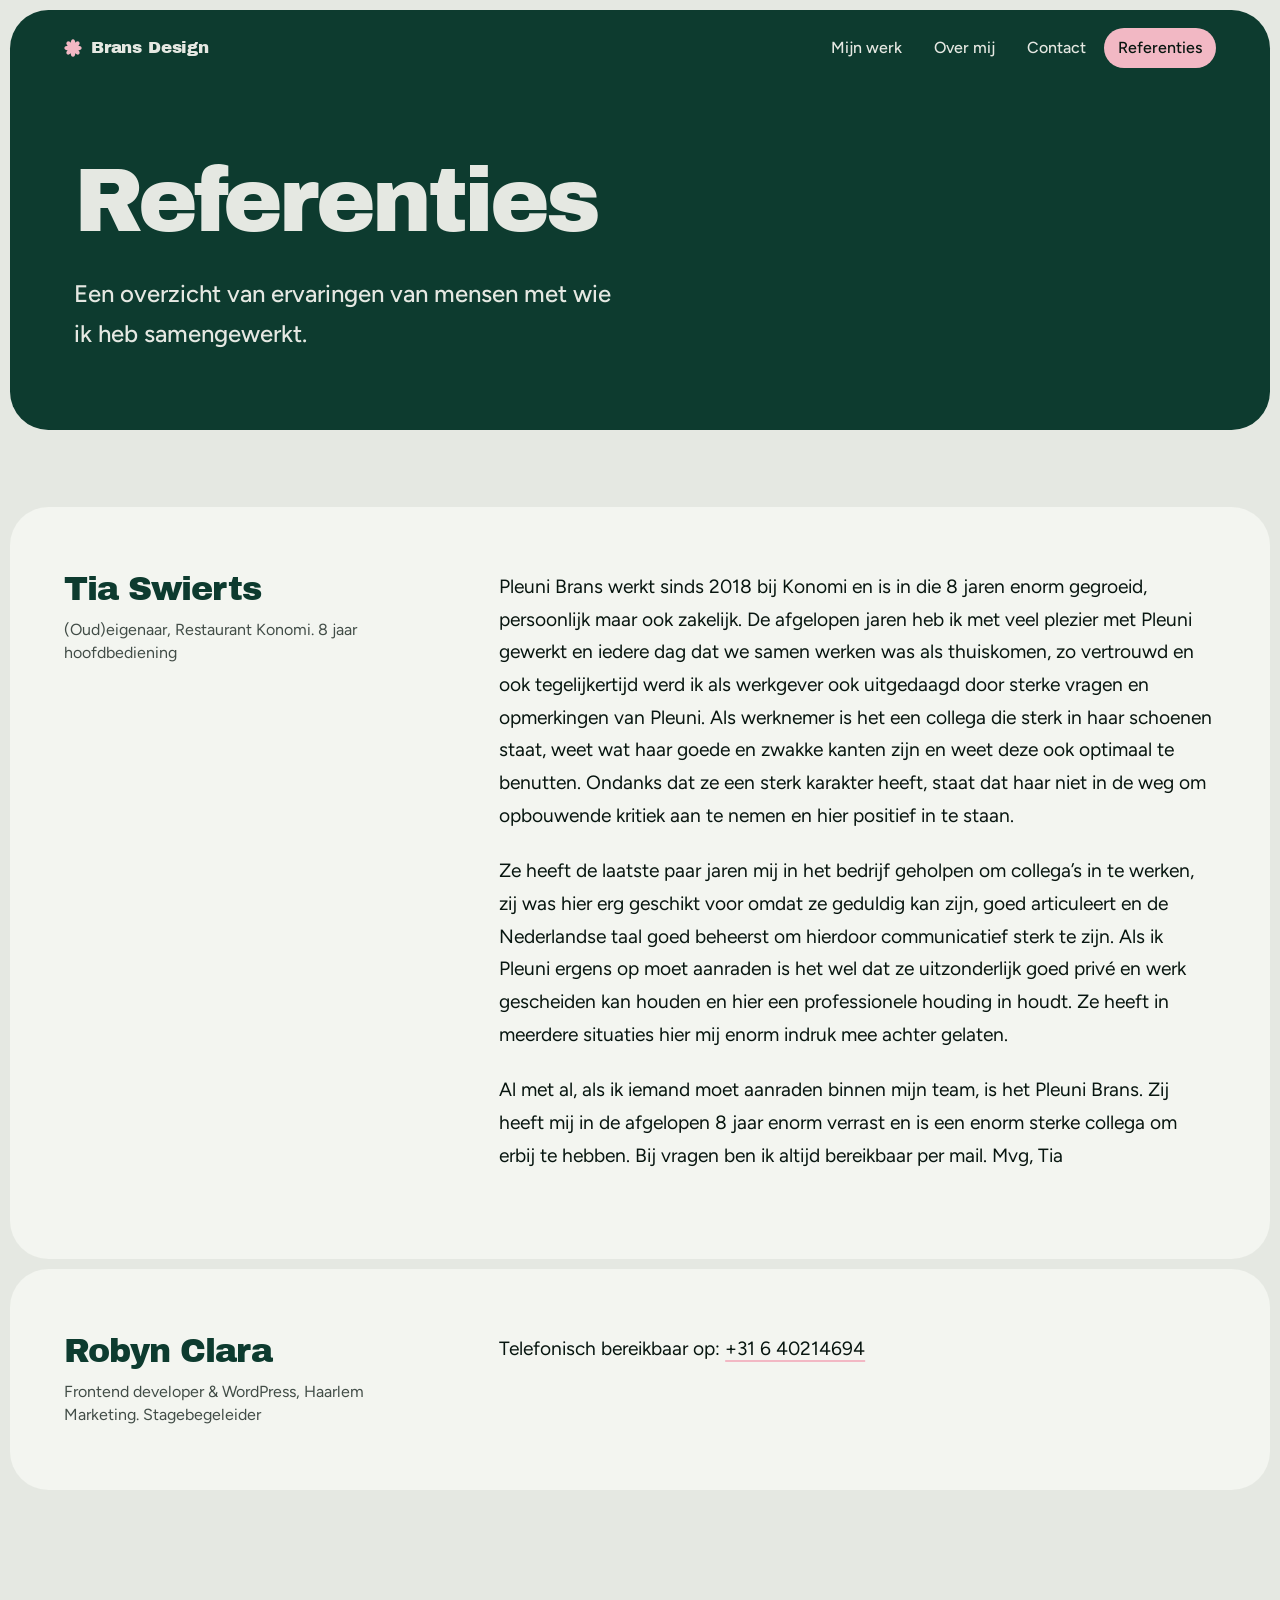
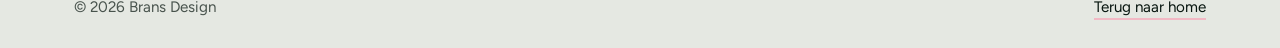
<file: referenties.html>
<!DOCTYPE html>
<html lang="nl">
<head>
<meta charset="utf-8">
<meta name="viewport" content="width=device-width, initial-scale=1.0">
<title>Referenties — Pleuni Brans</title>
<link rel="preconnect" href="https://fonts.googleapis.com">
<link rel="preconnect" href="https://fonts.gstatic.com" crossorigin>
<link href="https://fonts.googleapis.com/css2?family=Archivo+Black&family=Figtree:ital,wght@0,400;0,500;0,600;1,400&display=swap" rel="stylesheet">
<link rel="stylesheet" href="style.css?v=20261124c">
</head>
<body>

<nav class="nav" aria-label="Hoofdmenu">
  <a class="logo" href="index.html">Brans Design</a>
  <div class="links">
    <a class="link" href="index.html#work">Mijn werk</a>
    <a class="link" href="index.html#about">Over mij</a>
    <a class="link" href="index.html#contact">Contact</a>
    <a class="link" href="referenties.html" aria-current="page">Referenties</a>
  </div>
</nav>

<header class="ref-hero">
  <h1>Referenties</h1>
  <p>Een overzicht van ervaringen van mensen met wie ik heb samengewerkt.</p>
</header>

<main>
<section class="refs-sec">

  <!-- Nog in te vullen zodra de tekst er is:
  <article class="ref">
    <div class="who"><h2>Erik Meijers</h2><p>Eigenaar, Events &amp; Planning. Stage MBO &amp; medewerker marketing en communicatie</p></div>
    <div class="quote"><p>Referentietekst volgt nog...</p></div>
  </article>
  -->

  <article class="ref">
    <div class="who"><h2>Tia Swierts</h2><p>(Oud)eigenaar, Restaurant Konomi. 8 jaar hoofdbediening</p></div>
    <div class="quote">
      <p>Pleuni Brans werkt sinds 2018 bij Konomi en is in die 8 jaren enorm gegroeid, persoonlijk maar ook zakelijk. De afgelopen jaren heb ik met veel plezier met Pleuni gewerkt en iedere dag dat we samen werken was als thuiskomen, zo vertrouwd en ook tegelijkertijd werd ik als werkgever ook uitgedaagd door sterke vragen en opmerkingen van Pleuni. Als werknemer is het een collega die sterk in haar schoenen staat, weet wat haar goede en zwakke kanten zijn en weet deze ook optimaal te benutten. Ondanks dat ze een sterk karakter heeft, staat dat haar niet in de weg om opbouwende kritiek aan te nemen en hier positief in te staan.</p>
      <p>Ze heeft de laatste paar jaren mij in het bedrijf geholpen om collega’s in te werken, zij was hier erg geschikt voor omdat ze geduldig kan zijn, goed articuleert en de Nederlandse taal goed beheerst om hierdoor communicatief sterk te zijn. Als ik Pleuni ergens op moet aanraden is het wel dat ze uitzonderlijk goed privé en werk gescheiden kan houden en hier een professionele houding in houdt. Ze heeft in meerdere situaties hier mij enorm indruk mee achter gelaten.</p>
      <p>Al met al, als ik iemand moet aanraden binnen mijn team, is het Pleuni Brans. Zij heeft mij in de afgelopen 8 jaar enorm verrast en is een enorm sterke collega om erbij te hebben. Bij vragen ben ik altijd bereikbaar per mail. Mvg, Tia</p>
    </div>
  </article>

  <article class="ref">
    <div class="who"><h2>Robyn Clara</h2><p>Frontend developer &amp; WordPress, Haarlem Marketing. Stagebegeleider</p></div>
    <div class="quote"><p>Telefonisch bereikbaar op: <a href="tel:+31640214694">+31 6 40214694</a></p></div>
  </article>

</section>
</main>

<footer><span>© 2026 Brans Design</span><a class="tl" href="index.html">Terug naar home</a></footer>
<script src="script.js?v=20261124c"></script>
</body>
</html>
</file>
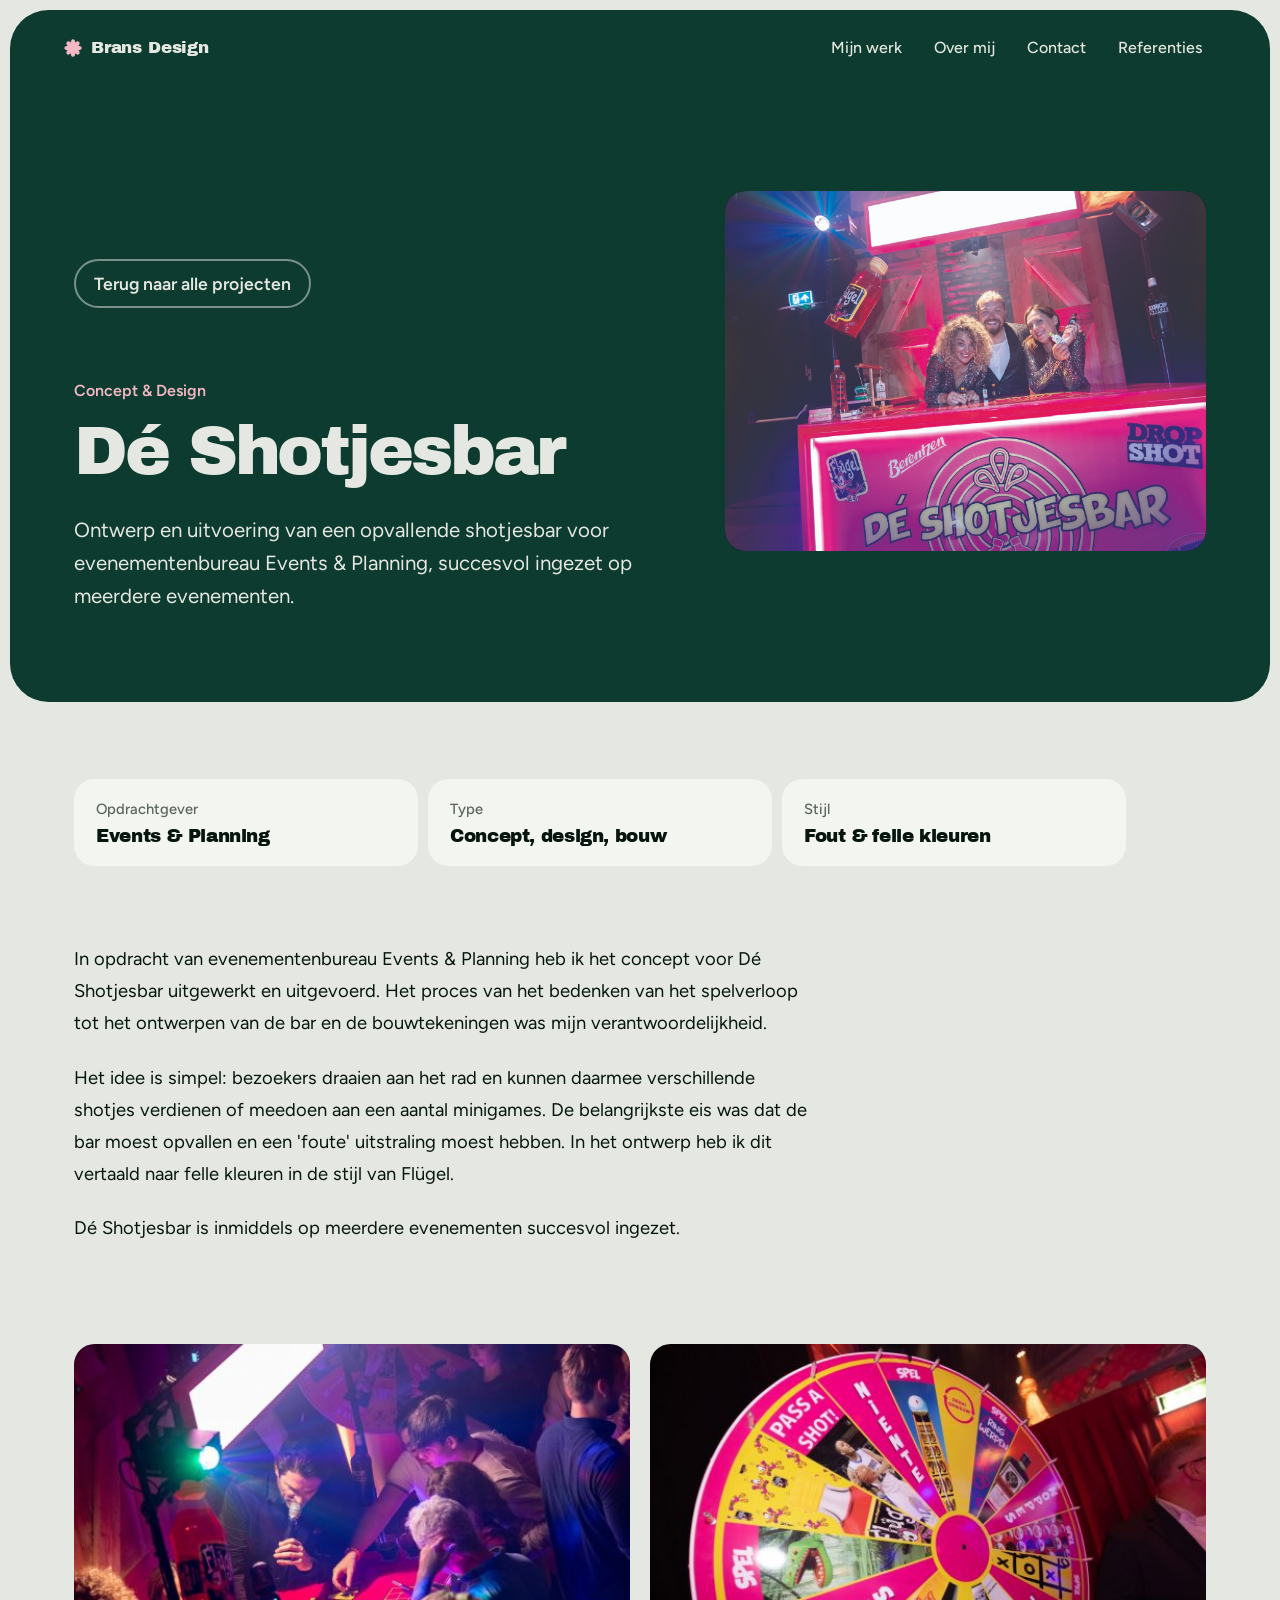
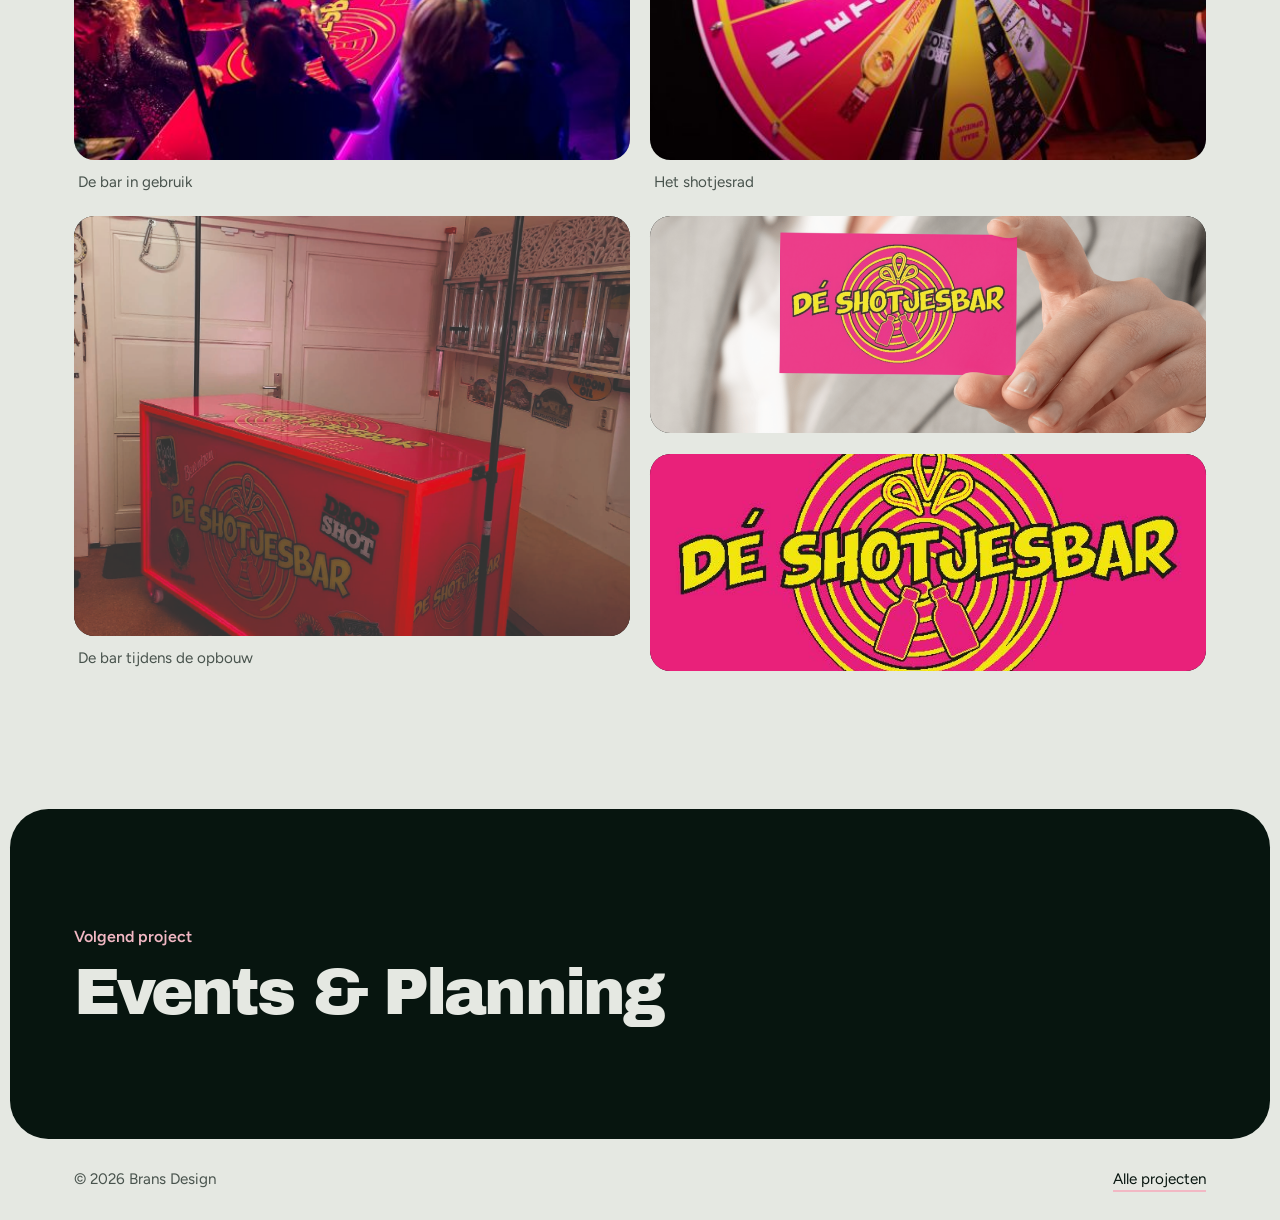
<file: shotjesbar.html>
<!DOCTYPE html>
<html lang="nl">
<head>
<meta charset="utf-8">
<meta name="viewport" content="width=device-width, initial-scale=1.0">
<title>Dé Shotjesbar — Pleuni Brans</title>
<meta name="description" content="Ontwerp en uitvoering van een opvallende shotjesbar voor evenementenbureau Events &amp; Planning, succesvol ingezet op meerdere evenementen.">
<link rel="preconnect" href="https://fonts.googleapis.com">
<link rel="preconnect" href="https://fonts.gstatic.com" crossorigin>
<link href="https://fonts.googleapis.com/css2?family=Archivo+Black&family=Figtree:ital,wght@0,400;0,500;0,600;1,400&display=swap" rel="stylesheet">
<link rel="stylesheet" href="style.css?v=20261124c">
<link rel="stylesheet" href="project.css?v=20261124c">
</head>
<body class="proj">

<nav class="nav" aria-label="Hoofdmenu">
  <a class="logo" href="index.html">Brans Design</a>
  <div class="links">
    <a class="link" href="index.html#work">Mijn werk</a>
    <a class="link" href="index.html#about">Over mij</a>
    <a class="link" href="index.html#contact">Contact</a>
    <a class="link" href="referenties.html">Referenties</a>
  </div>
</nav>

<header class="p-hero">
  <div>
    <a class="back" href="index.html#work">Terug naar alle projecten</a>
    <span class="disc">Concept &amp; Design</span>
    <h1>Dé Shotjesbar</h1>
    <p class="lead">Ontwerp en uitvoering van een opvallende shotjesbar voor evenementenbureau Events &amp; Planning, succesvol ingezet op meerdere evenementen.</p>
  </div>
  <div class="p-hero-img "><img src="assets/shotjesbar/stage.jpg" alt="Dé Shotjesbar in gebruik op een evenement"></div>
</header>

<main>
  <dl class="p-meta"><div><dt>Opdrachtgever</dt><dd>Events &amp; Planning</dd></div><div><dt>Type</dt><dd>Concept, design, bouw</dd></div><div><dt>Stijl</dt><dd>Fout &amp; felle kleuren</dd></div></dl>

  <section class="p-text">
      <p>In opdracht van evenementenbureau Events &amp; Planning heb ik het concept voor Dé Shotjesbar uitgewerkt en uitgevoerd. Het proces van het bedenken van het spelverloop tot het ontwerpen van de bar en de bouwtekeningen was mijn verantwoordelijkheid.</p>
      <p>Het idee is simpel: bezoekers draaien aan het rad en kunnen daarmee verschillende shotjes verdienen of meedoen aan een aantal minigames. De belangrijkste eis was dat de bar moest opvallen en een &#x27;foute&#x27; uitstraling moest hebben. In het ontwerp heb ik dit vertaald naar felle kleuren in de stijl van Flügel.</p>
      <p>Dé Shotjesbar is inmiddels op meerdere evenementen succesvol ingezet.</p>
  </section>

  <section class="p-gallery" aria-label="Beeld van het project">
    <figure class="fig reveal cover"><div class="frame"><img src="assets/shotjesbar/event1.jpg" alt="Shotjesbar in gebruik" loading="lazy"></div><figcaption>De bar in gebruik</figcaption></figure>
    <figure class="fig reveal cover"><div class="frame"><img src="assets/shotjesbar/event2.jpg" alt="Het shotjesrad" loading="lazy"></div><figcaption>Het shotjesrad</figcaption></figure>
    <figure class="fig reveal tall"><div class="frame"><img src="assets/shotjesbar/img.jpg" alt="De shotjesbar tijdens de opbouw" loading="lazy"></div><figcaption>De bar tijdens de opbouw</figcaption></figure>
    <figure class="fig reveal fill"><div class="frame"><img src="assets/shotjesbar/mock.png" alt="Visitekaartje van Dé Shotjesbar" loading="lazy"></div></figure>
    <figure class="fig reveal fill"><div class="frame"><img src="assets/shotjesbar/img2_Pagina_1.jpg" alt="Logo van Dé Shotjesbar" loading="lazy"></div></figure>
  </section>

  <a class="next" href="events.html">
    <small>Volgend project</small>
    <strong>Events &amp; Planning</strong>
  </a>
</main>

<footer><span>© 2026 Brans Design</span><a class="tl" href="index.html#work">Alle projecten</a></footer>
<script src="script.js?v=20261124c"></script>
</body>
</html>
</file>
<file: style.css>
/* Brans Design — portfolio van Pleuni Brans
   Bosgroen, steengrijs en zachtroze. Archivo Black voor koppen, Figtree voor tekst.
   Ronde panelen en pills: vriendelijk, met stevige koppen. */

:root{
  --deep:#0D3B2F;
  --night:#07150F;
  --stone:#E5E8E2;
  --paper:#F3F5F0;
  --rose:#F2B8C4;
  --head:"Archivo Black","Arial Black",system-ui,sans-serif;
  --body:"Figtree",system-ui,-apple-system,"Segoe UI",sans-serif;
  --pad:clamp(20px,5vw,80px);
  --gap:10px;                       /* ruimte rond de panelen */
  --r-panel:clamp(22px,3vw,40px);   /* grote vlakken */
  --r-img:clamp(14px,1.6vw,22px);   /* foto's */
  --ease:cubic-bezier(.2,.8,.2,1);
  --spring:cubic-bezier(.3,1.6,.5,1);
}
*,*::before,*::after{box-sizing:border-box;margin:0;padding:0}
html{scroll-behavior:smooth;overflow-x:clip}
body{font-family:var(--body);background:var(--stone);color:var(--night);font-size:1.1rem;line-height:1.65;-webkit-font-smoothing:antialiased;overflow-x:clip}
img{display:block;max-width:100%}
a{color:inherit}
:focus-visible{outline:3px solid var(--rose);outline-offset:4px;border-radius:6px}
::selection{background:var(--rose);color:var(--night)}

/* panelen: donkere vlakken zweven met ronde hoeken op de lichte achtergrond */
.panel,.hero,.work,.contact,.ref-hero,.p-hero,.next{margin:var(--gap) var(--gap) 0;border-radius:var(--r-panel);overflow:hidden}

/* navigatie: wordt een zwevende pill zodra je scrolt */
.nav{position:fixed;top:var(--gap);left:var(--gap);right:var(--gap);z-index:100;display:flex;justify-content:space-between;align-items:center;gap:20px;padding:18px calc(var(--pad) - var(--gap));border-radius:999px;color:var(--stone);transition:background .4s,padding .4s,box-shadow .4s}
.nav.solid{background:rgba(7,21,15,.9);backdrop-filter:blur(10px);padding-top:10px;padding-bottom:10px}
.nav .logo{display:inline-flex;align-items:center;gap:9px;font-family:var(--head);font-size:1.05rem;letter-spacing:-.01em;text-decoration:none}
.nav .logo::before{content:"";width:18px;height:18px;background:var(--rose);-webkit-mask:url(assets/bloem.svg) center/contain no-repeat;mask:url(assets/bloem.svg) center/contain no-repeat;transition:transform .6s var(--spring)}
.nav .logo:hover::before{transform:rotate(90deg)}
.nav .links{display:flex;gap:4px}
.nav a.link{text-decoration:none;white-space:nowrap;font-size:1rem;font-weight:500;padding:7px 14px;border-radius:999px;transition:background .25s,color .25s}
.nav a.link:hover{background:rgba(229,232,226,.14)}
.nav a.link[aria-current="page"]{background:var(--rose);color:var(--night)}
@media(max-width:620px){
  .nav{flex-wrap:wrap;gap:4px 0;padding:12px 14px;border-radius:24px}
  .nav .logo{flex-basis:100%;padding-left:8px}
  .nav .links{gap:0;margin-left:-2px}
  .nav a.link{font-size:.88rem;padding:5px 8px}
}

/* tekstlinks en pill-knoppen */
.tl{text-decoration:underline;text-decoration-color:var(--rose);text-decoration-thickness:2px;text-underline-offset:6px;transition:color .3s}
.tl:hover{color:var(--rose)}
.pill{display:inline-flex;align-items:center;gap:8px;font-weight:600;text-decoration:none;padding:12px 22px;border-radius:999px;border:2px solid currentColor;transition:background .25s,color .25s,transform .45s var(--spring)}
.pill:hover{background:var(--rose);border-color:var(--rose);color:var(--night);transform:rotate(-3deg)}

/* hero: alleen letters */
.hero{background:var(--deep);color:var(--stone);min-height:calc(100svh - 2 * var(--gap));padding:120px var(--pad) clamp(40px,5vw,70px);display:flex;flex-direction:column;justify-content:space-between;gap:40px}
.hero-main{display:grid;grid-template-columns:minmax(0,1fr) minmax(0,.95fr);align-items:end;gap:clamp(24px,4vw,64px)}
.hero-top{display:flex;flex-wrap:wrap;justify-content:space-between;align-items:flex-start;gap:20px 40px;opacity:0;animation:fadein .9s 1s forwards}
@keyframes fadein{to{opacity:1}}
.hero-top p{font-size:clamp(1.15rem,1.9vw,1.5rem);line-height:1.4;max-width:30ch;font-weight:500}
.hero-top .status{color:var(--rose);text-align:right;max-width:none}
.hero h1{font-family:var(--head);font-weight:400;font-size:clamp(3.2rem,10.5vw,10.5rem);line-height:.86;letter-spacing:-.05em}
.hero h1 .line{display:block;overflow:hidden;padding:.14em 0 .06em;margin-top:-.14em}
.hero h1 .line span{display:inline-block;white-space:nowrap;transform:translateY(105%);animation:rise 1.1s var(--ease) forwards;will-change:transform}
.hero h1 .line:nth-child(2){padding-left:.5em}
.hero h1 .line:nth-child(2) span{animation-delay:.12s}
@keyframes rise{to{transform:none}}
/* elke letter springt even op als je eroverheen gaat */
.ch{display:inline-block;cursor:default;transition:transform .5s var(--spring),color .25s}
.ch:hover{transform:translateY(-.08em) rotate(-5deg);color:var(--rose)}
.ch:nth-child(even):hover{transform:translateY(-.08em) rotate(4deg)}
/* fotostapel: foto's uit projecten die je opzij kunt schuiven */
.stack{position:relative;height:clamp(300px,34vw,500px);touch-action:pan-y}
.stack .card{position:absolute;left:var(--x);top:var(--y);width:62%;aspect-ratio:4/3;object-fit:cover;border-radius:var(--r-img);background:#000;box-shadow:0 18px 40px -12px rgba(0,0,0,.55);transform:translate(var(--dx,0px),var(--dy,0px)) rotate(var(--rot));cursor:grab;user-select:none;-webkit-user-drag:none;transition:transform .5s var(--spring);opacity:0;animation:drop .7s var(--spring) forwards}
.stack .card:nth-child(1){animation-delay:.5s}.stack .card:nth-child(2){animation-delay:.62s}.stack .card:nth-child(3){animation-delay:.74s}.stack .card:nth-child(4){animation-delay:.86s}
@keyframes drop{from{opacity:0;translate:0 -30px;scale:1.08}to{opacity:1;translate:0 0;scale:1}}
.stack .card.drag{transition:none;cursor:grabbing}
.stack .hint{position:absolute;right:0;bottom:-6px;font-size:.92rem;font-weight:500;color:var(--rose);opacity:0;animation:fadein .6s 1.6s forwards}
@media(max-width:860px){
  .hero{padding-top:130px;min-height:0}
  .hero-main{grid-template-columns:1fr}
  .hero h1{font-size:clamp(3.2rem,19vw,7rem)}
  .stack{height:min(76vw,380px)}
  .stack .card{width:66%}
  .stack{margin-bottom:34px}
  .stack .hint{bottom:-34px;left:0;right:auto}
}

/* inleidende zin */
.statement-sec{padding:clamp(70px,10vw,150px) calc(var(--pad) + var(--gap))}
.statement{font-family:var(--head);font-weight:400;font-size:clamp(1.6rem,3.6vw,3.4rem);line-height:1.08;letter-spacing:-.03em;max-width:20em}

/* projecten */
.work{background:var(--night);color:var(--stone);padding:clamp(70px,9vw,130px) var(--pad)}
.sec-title{font-family:var(--head);font-weight:400;font-size:clamp(2.2rem,5vw,4.6rem);line-height:.95;letter-spacing:-.04em;margin-bottom:clamp(28px,4vw,56px)}
.list{position:relative}
.row{position:relative;display:grid;grid-template-columns:clamp(110px,12vw,180px) minmax(0,1.3fr) minmax(0,1fr) 10rem;align-items:center;gap:8px clamp(20px,4vw,64px);padding:clamp(22px,3vw,38px) 0;text-decoration:none}
.row::before{content:"";position:absolute;top:0;left:0;right:0;height:1px;background:rgba(229,232,226,.25)}
.list .row:last-child::after{content:"";position:absolute;bottom:0;left:0;right:0;height:1px;background:rgba(229,232,226,.25)}
.row h3{font-family:var(--head);font-weight:400;font-size:clamp(1.5rem,2.8vw,2.7rem);line-height:1.02;letter-spacing:-.03em;transition:transform .5s var(--ease),color .3s}
.row p{font-size:1rem;line-height:1.55;opacity:.78;max-width:40ch}
.row .disc{justify-self:end;text-align:right;font-size:.95rem;line-height:1.4;opacity:.75}
.row .disc b{display:block;font-weight:600;color:var(--rose)}
.row:hover h3,.row:focus-visible h3{transform:translateX(20px);color:var(--rose)}
.row .thumb{display:block;width:100%;aspect-ratio:4/3;object-fit:cover;background:#000;border-radius:var(--r-img);position:relative;transform:rotate(-2deg);transition:transform .55s var(--spring)}
.row:nth-child(even) .thumb{transform:rotate(2.2deg)}
.row:hover .thumb,.row:focus-visible .thumb{transform:rotate(0deg) scale(1.08);z-index:2}
@media(max-width:800px){
  .row{grid-template-columns:1fr;gap:10px}
  .row h3{transform:none!important}
  .row .disc{justify-self:start;text-align:left}
  .row .thumb{order:5;aspect-ratio:16/10;margin-top:6px}
}

/* over mij */
.about{padding:clamp(70px,9vw,130px) calc(var(--pad) + var(--gap))}
.about .sec-title{color:var(--deep)}
.about-grid{display:grid;grid-template-columns:5fr 7fr;gap:clamp(32px,7vw,110px);align-items:start}
.about-photo{position:sticky;top:100px;width:100%;max-width:420px}
.about-photo .img{position:relative;overflow:hidden;aspect-ratio:4/5;background:var(--night);border-radius:var(--r-panel)}
.about-photo img{width:100%;height:100%;object-fit:cover;object-position:40% 50%}
.about-text p{max-width:58ch;margin-bottom:1.2em;font-size:1.15rem;line-height:1.7}
.skills{list-style:none;margin-top:36px;max-width:480px}
.skills li{font-family:var(--head);font-size:1.1rem;letter-spacing:-.02em;padding:12px 0;border-top:1px solid rgba(7,21,15,.25)}
.skills li:last-child{border-bottom:1px solid rgba(7,21,15,.25)}
@media(max-width:860px){.about-grid{grid-template-columns:1fr}.about-photo{position:relative;top:auto;max-width:340px}}

/* de bloem: een terugkerend merkje */
.bloom{position:absolute;display:block;background:var(--rose);-webkit-mask:url(assets/bloem.svg) center/contain no-repeat;mask:url(assets/bloem.svg) center/contain no-repeat;animation:spin 40s linear infinite;pointer-events:none}
@keyframes spin{to{transform:rotate(1turn)}}
.about-photo .bloom{width:clamp(80px,9vw,120px);aspect-ratio:1;right:-28px;top:-30px;z-index:2}
.contact{position:relative}
.contact .bloom{width:clamp(220px,30vw,440px);aspect-ratio:1;right:calc(-1 * clamp(60px,7vw,120px));bottom:calc(-1 * clamp(60px,7vw,120px));animation-duration:70s}

/* contact */
.contact{background:var(--deep);color:var(--stone);padding:clamp(80px,10vw,150px) var(--pad) clamp(70px,9vw,120px)}
.contact h2{position:relative;font-family:var(--head);font-weight:400;font-size:clamp(2.2rem,6vw,5.8rem);line-height:.92;letter-spacing:-.045em}
.contact .sub{position:relative;font-size:clamp(1.15rem,1.9vw,1.5rem);font-weight:500;margin:clamp(24px,4vw,44px) 0 clamp(30px,5vw,56px);max-width:34ch}
.mail{position:relative;display:inline-block;font-family:var(--head);font-size:clamp(1rem,2.6vw,2rem);letter-spacing:-.03em;text-decoration:none;background:var(--rose);color:var(--night);padding:.4em .9em;border-radius:999px;max-width:100%;overflow-wrap:anywhere;transition:transform .5s var(--spring)}
.mail:hover{transform:rotate(-2deg) scale(1.03)}
.more{position:relative;display:flex;flex-wrap:wrap;gap:12px;margin-top:clamp(36px,5vw,64px)}
footer{padding:28px calc(var(--pad) + var(--gap));display:flex;flex-wrap:wrap;justify-content:space-between;gap:10px;font-size:.95rem}
footer span{opacity:.7}
footer .tl:hover{color:var(--deep)}

/* referenties */
.ref-hero{background:var(--deep);color:var(--stone);padding:150px var(--pad) clamp(50px,6vw,90px)}
.ref-hero h1{font-family:var(--head);font-weight:400;font-size:clamp(2.4rem,7vw,6.5rem);line-height:.92;letter-spacing:-.045em;max-width:9em}
.ref-hero p{font-size:clamp(1.15rem,1.9vw,1.5rem);font-weight:500;margin-top:32px;max-width:36ch}
.refs-sec{padding:clamp(40px,6vw,90px) var(--gap);display:grid;gap:var(--gap)}
.ref{display:grid;grid-template-columns:4fr 8fr;gap:clamp(24px,6vw,100px);padding:clamp(30px,5vw,64px) calc(var(--pad) - var(--gap));background:var(--paper);border-radius:var(--r-panel)}
.ref h2{font-family:var(--head);font-weight:400;font-size:clamp(1.5rem,2.6vw,2.2rem);letter-spacing:-.03em;line-height:1.1;color:var(--deep)}
.ref .who p{font-size:1rem;margin-top:10px;line-height:1.45;opacity:.75}
.ref .quote p{max-width:60ch;margin-bottom:1.2em;font-size:clamp(1.05rem,1.5vw,1.2rem);line-height:1.7}
.ref .quote a{text-decoration:underline;text-decoration-color:var(--rose);text-decoration-thickness:2px;text-underline-offset:5px}
@media(max-width:820px){.ref{grid-template-columns:1fr}}


@media(prefers-reduced-motion:reduce){
  html{scroll-behavior:auto}
  *{animation-duration:.01ms!important;animation-delay:0s!important;transition-duration:.01ms!important}
  .hero h1 .line span{transform:none}
  .hero-top{opacity:1}
  .stack .card,.stack .hint{opacity:1}
  .bloom{animation:none}
}
</file>
<file: project.css>
/* Projectpagina's: bouwt voort op style.css */

/* hero */
.p-hero{background:var(--deep);color:var(--stone);padding:120px var(--pad) clamp(50px,7vw,100px);display:grid;grid-template-columns:1.1fr .9fr;gap:clamp(28px,5vw,80px);align-items:end;min-height:calc(78svh - var(--gap))}
.p-hero .back{display:inline-flex;margin-bottom:clamp(28px,6vw,70px);font-weight:600;text-decoration:none;padding:8px 18px;border-radius:999px;border:2px solid rgba(229,232,226,.5);transition:background .25s,color .25s,border-color .25s}
.p-hero .back:hover{background:var(--rose);border-color:var(--rose);color:var(--night)}
.p-hero .disc{display:block;font-size:1rem;font-weight:600;color:var(--rose);margin-bottom:14px}
.p-hero h1{font-family:var(--head);font-weight:400;font-size:clamp(2.4rem,5.4vw,5.6rem);line-height:.98;letter-spacing:-.045em;overflow-wrap:break-word;opacity:0;transform:translateY(40px);animation:pin .9s .1s var(--ease) forwards}
@keyframes pin{to{opacity:1;transform:none}}
.p-hero .lead{font-size:clamp(1.1rem,1.6vw,1.35rem);line-height:1.6;max-width:44ch;margin-top:28px;opacity:0;animation:fadein .8s .5s forwards}
.p-hero-img{overflow:hidden;background:#000;aspect-ratio:4/3;align-self:center;border-radius:var(--r-img)}
.p-hero-img img{width:100%;height:100%;object-fit:cover;will-change:transform}
.p-hero-img.fit img{object-fit:contain}
.p-hero-img.light{background:#fff}
@media(max-width:860px){.p-hero{grid-template-columns:1fr;align-items:start;min-height:0;padding-top:120px}.p-hero-img{aspect-ratio:16/10}}

/* gegevens als zachte kaartjes */
.p-meta{padding:clamp(40px,6vw,80px) calc(var(--pad) + var(--gap)) 0;display:grid;grid-template-columns:repeat(auto-fit,minmax(200px,1fr));gap:var(--gap);max-width:1200px}
.p-meta div{background:var(--paper);border-radius:var(--r-img);padding:18px 22px}
.p-meta dt{font-size:.92rem;font-weight:500;opacity:.65}
.p-meta dd{font-family:var(--head);font-size:1.15rem;line-height:1.25;letter-spacing:-.02em;margin-top:4px}

/* tekst */
.p-text{padding:clamp(40px,6vw,80px) calc(var(--pad) + var(--gap))}
.p-text p{font-size:1.15rem;line-height:1.75;margin-bottom:1.2em;max-width:62ch}
.p-links{display:flex;flex-wrap:wrap;gap:10px;margin-top:14px}
.p-links a{display:inline-flex;font-weight:600;text-decoration:none;background:var(--deep);color:var(--stone);padding:12px 22px;border-radius:999px;transition:background .25s,color .25s,transform .45s var(--spring)}
.p-links a:hover{background:var(--rose);color:var(--night);transform:rotate(-3deg)}

/* beeld */
.p-gallery{padding:0 calc(var(--pad) + var(--gap)) clamp(70px,10vw,140px);display:grid;grid-template-columns:repeat(2,1fr);gap:clamp(12px,1.6vw,22px)}
.fig{margin:0;position:relative}
.fig.full{grid-column:1/-1}
.fig .frame{overflow:hidden;background:#000;position:relative;border-radius:var(--r-img)}
.fig.light .frame{background:#fff}
.fig img{display:block;width:100%;height:auto}
.fig.cover .frame{aspect-ratio:4/3}
.fig.cover img{height:100%;object-fit:cover}
.fig.portrait .frame{aspect-ratio:4/5}
.fig.portrait img{height:100%;object-fit:cover}
.fig.wide .frame{aspect-ratio:16/9}
.fig.wide img{height:100%;object-fit:contain}
.fig.contain img{height:100%;object-fit:contain}
.fig figcaption{font-size:.95rem;margin:10px 4px 0;opacity:.7}
/* een hoge foto links, twee gestapeld rechts */
.fig.tall{grid-row:span 2;display:flex;flex-direction:column}
.fig.tall .frame{flex:1;aspect-ratio:auto;min-height:420px}
.fig.tall img{position:absolute;inset:0;height:100%;object-fit:cover}
.fig.fill{display:flex;flex-direction:column}
.fig.fill .frame{flex:1;aspect-ratio:auto;min-height:200px}
.fig.fill img{position:absolute;inset:0;height:100%;object-fit:cover}
@media(max-width:700px){.p-gallery{grid-template-columns:1fr}.fig.tall{grid-row:auto}.fig.tall .frame{min-height:0;aspect-ratio:4/5}.fig.fill .frame{min-height:0;aspect-ratio:16/10}}

/* volgend project */
.next{display:block;background:var(--night);color:var(--stone);padding:clamp(60px,9vw,130px) var(--pad);text-decoration:none}
.next small{display:block;font-size:1rem;font-weight:600;margin-bottom:12px;color:var(--rose)}
.next strong{display:block;font-family:var(--head);font-weight:400;font-size:clamp(2rem,5vw,5rem);line-height:.95;letter-spacing:-.045em;transition:transform .5s var(--ease),color .3s}
.next:hover strong,.next:focus-visible strong{transform:translateX(20px);color:var(--rose)}

@media(prefers-reduced-motion:reduce){
  .p-hero h1,.p-hero .lead{opacity:1;transform:none}
}
</file>
